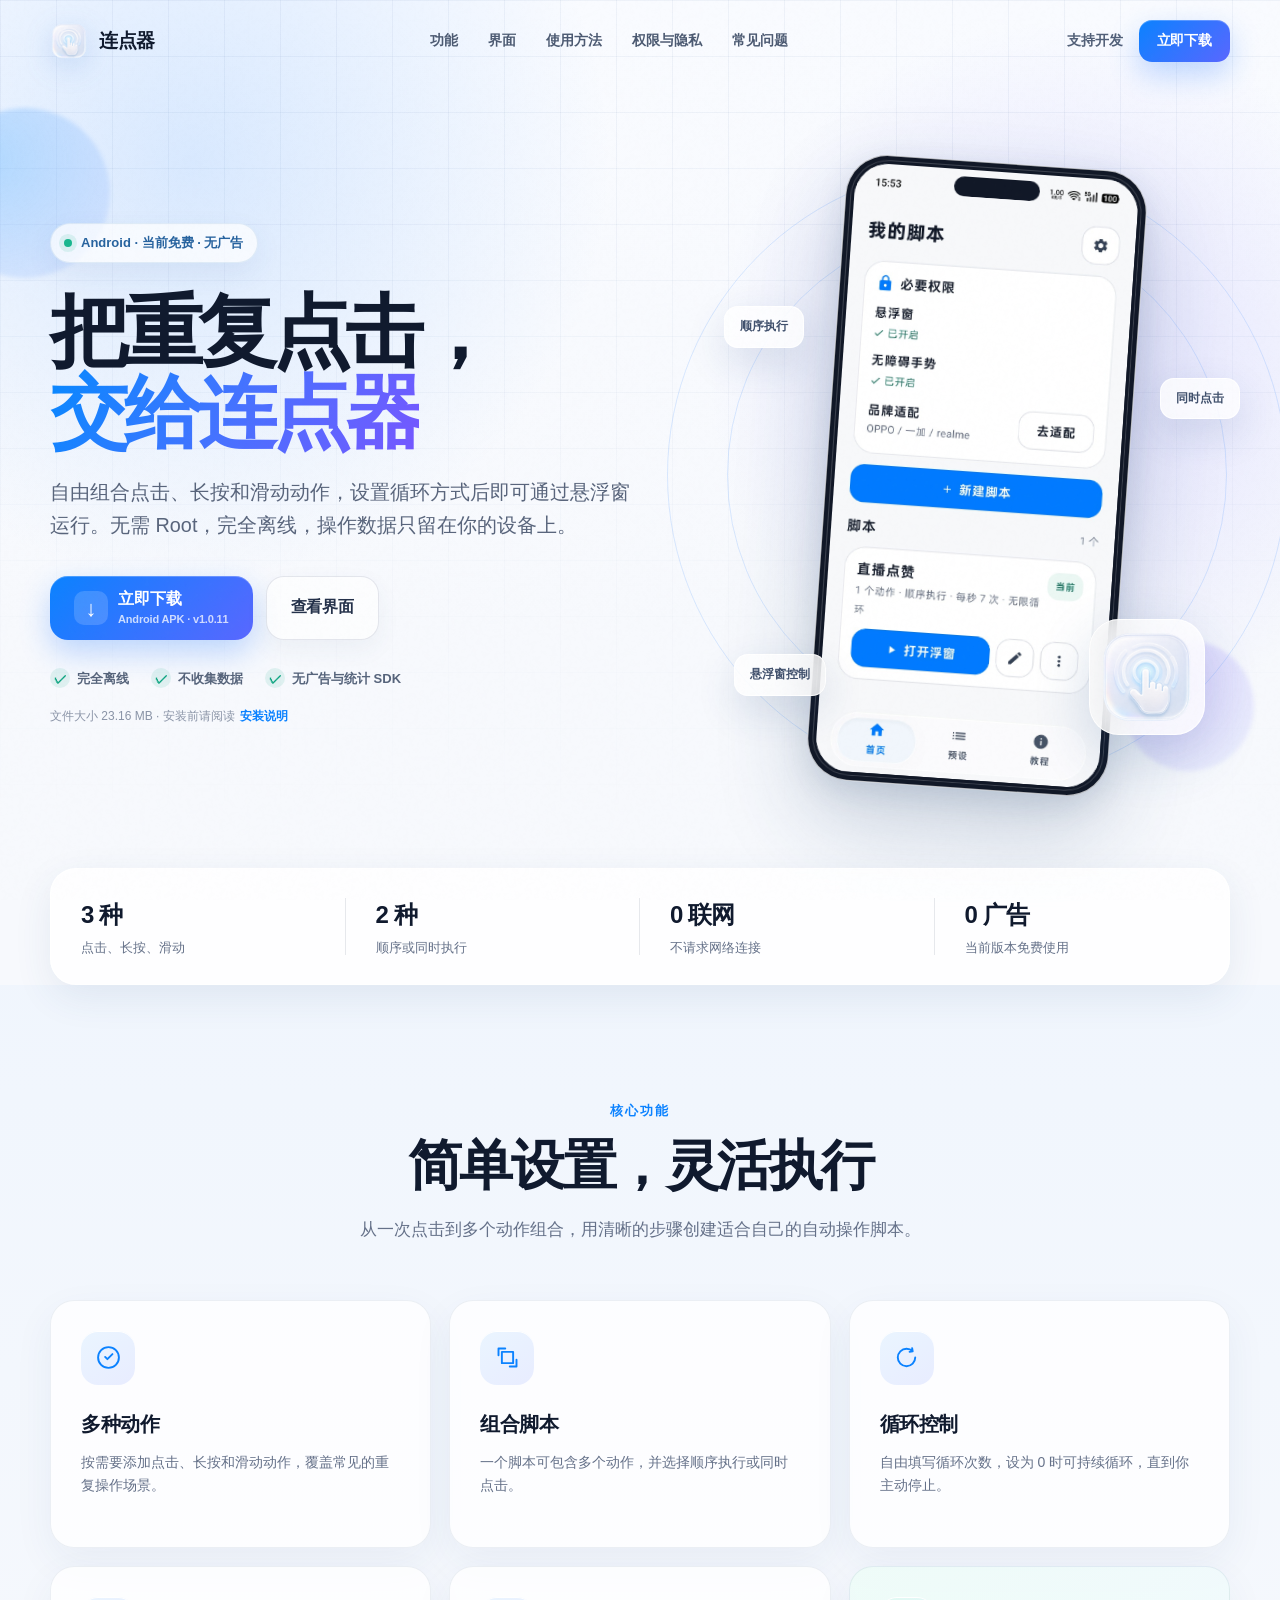
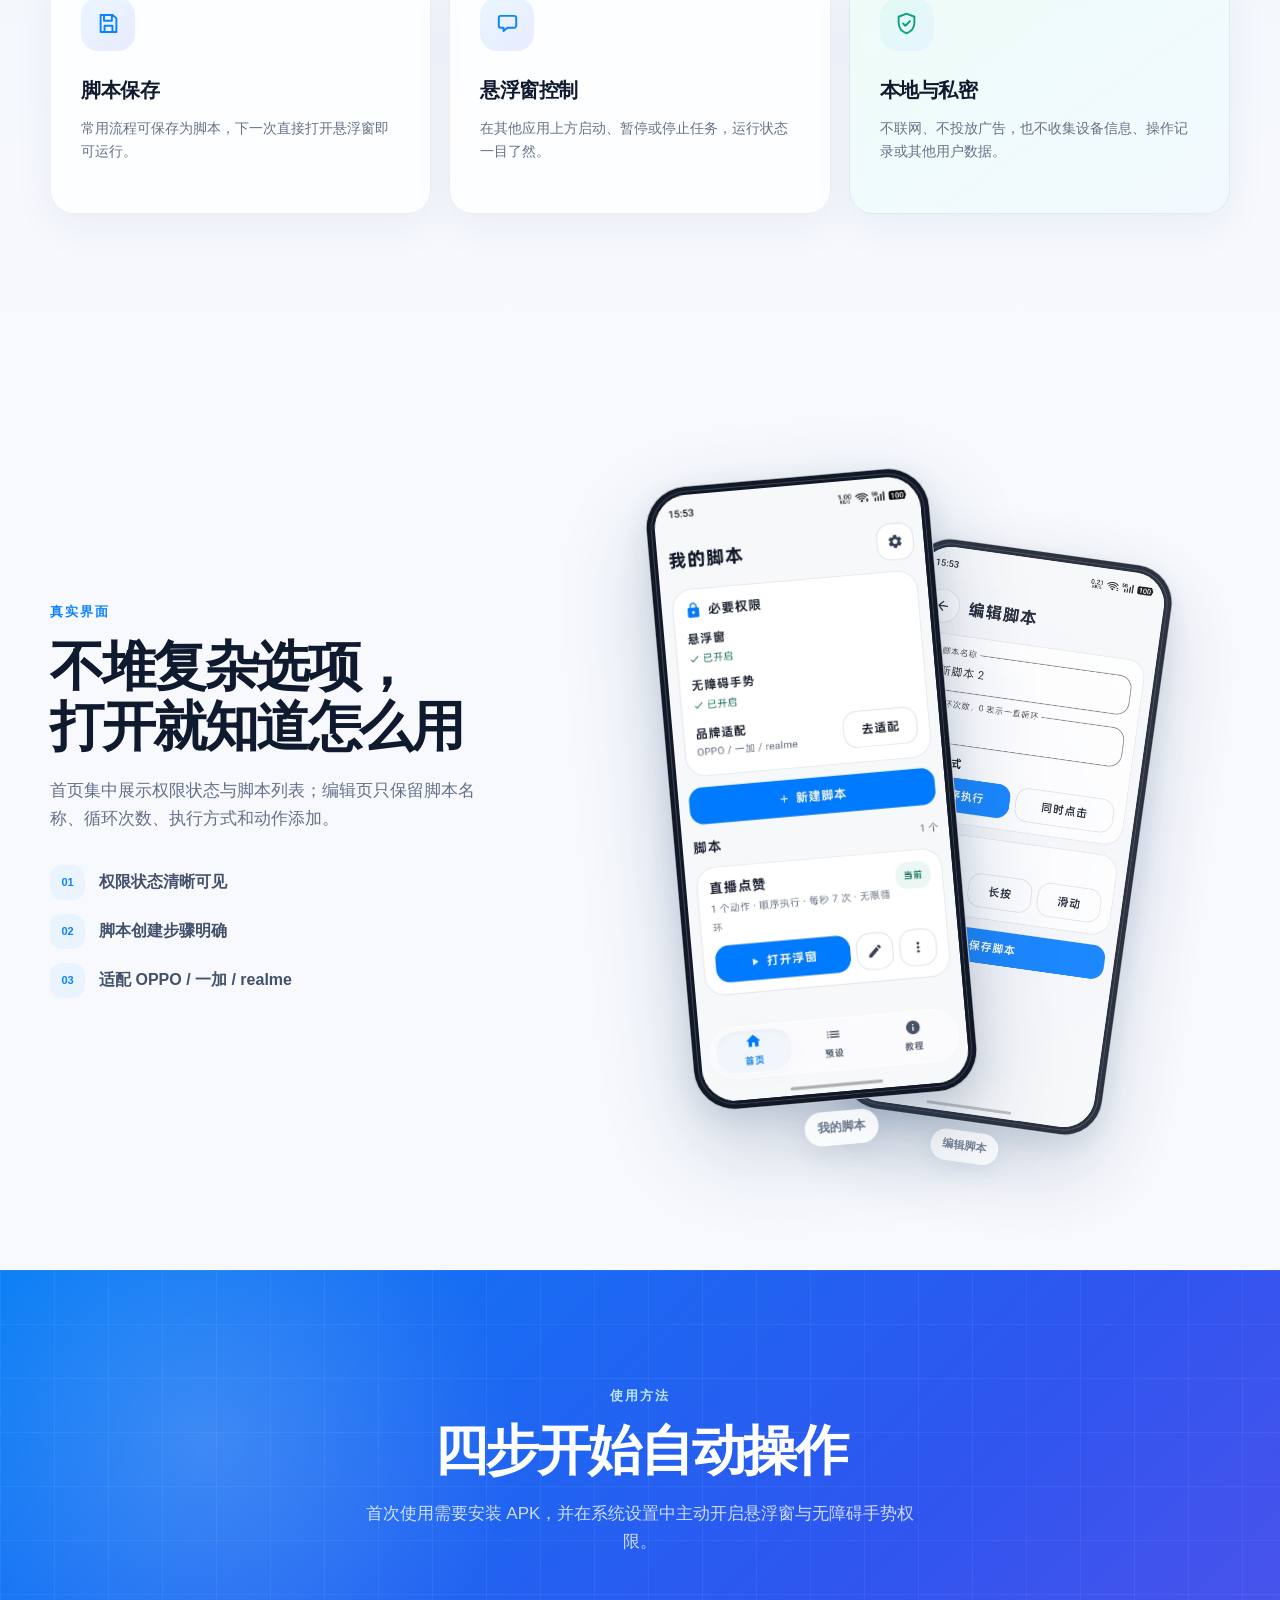
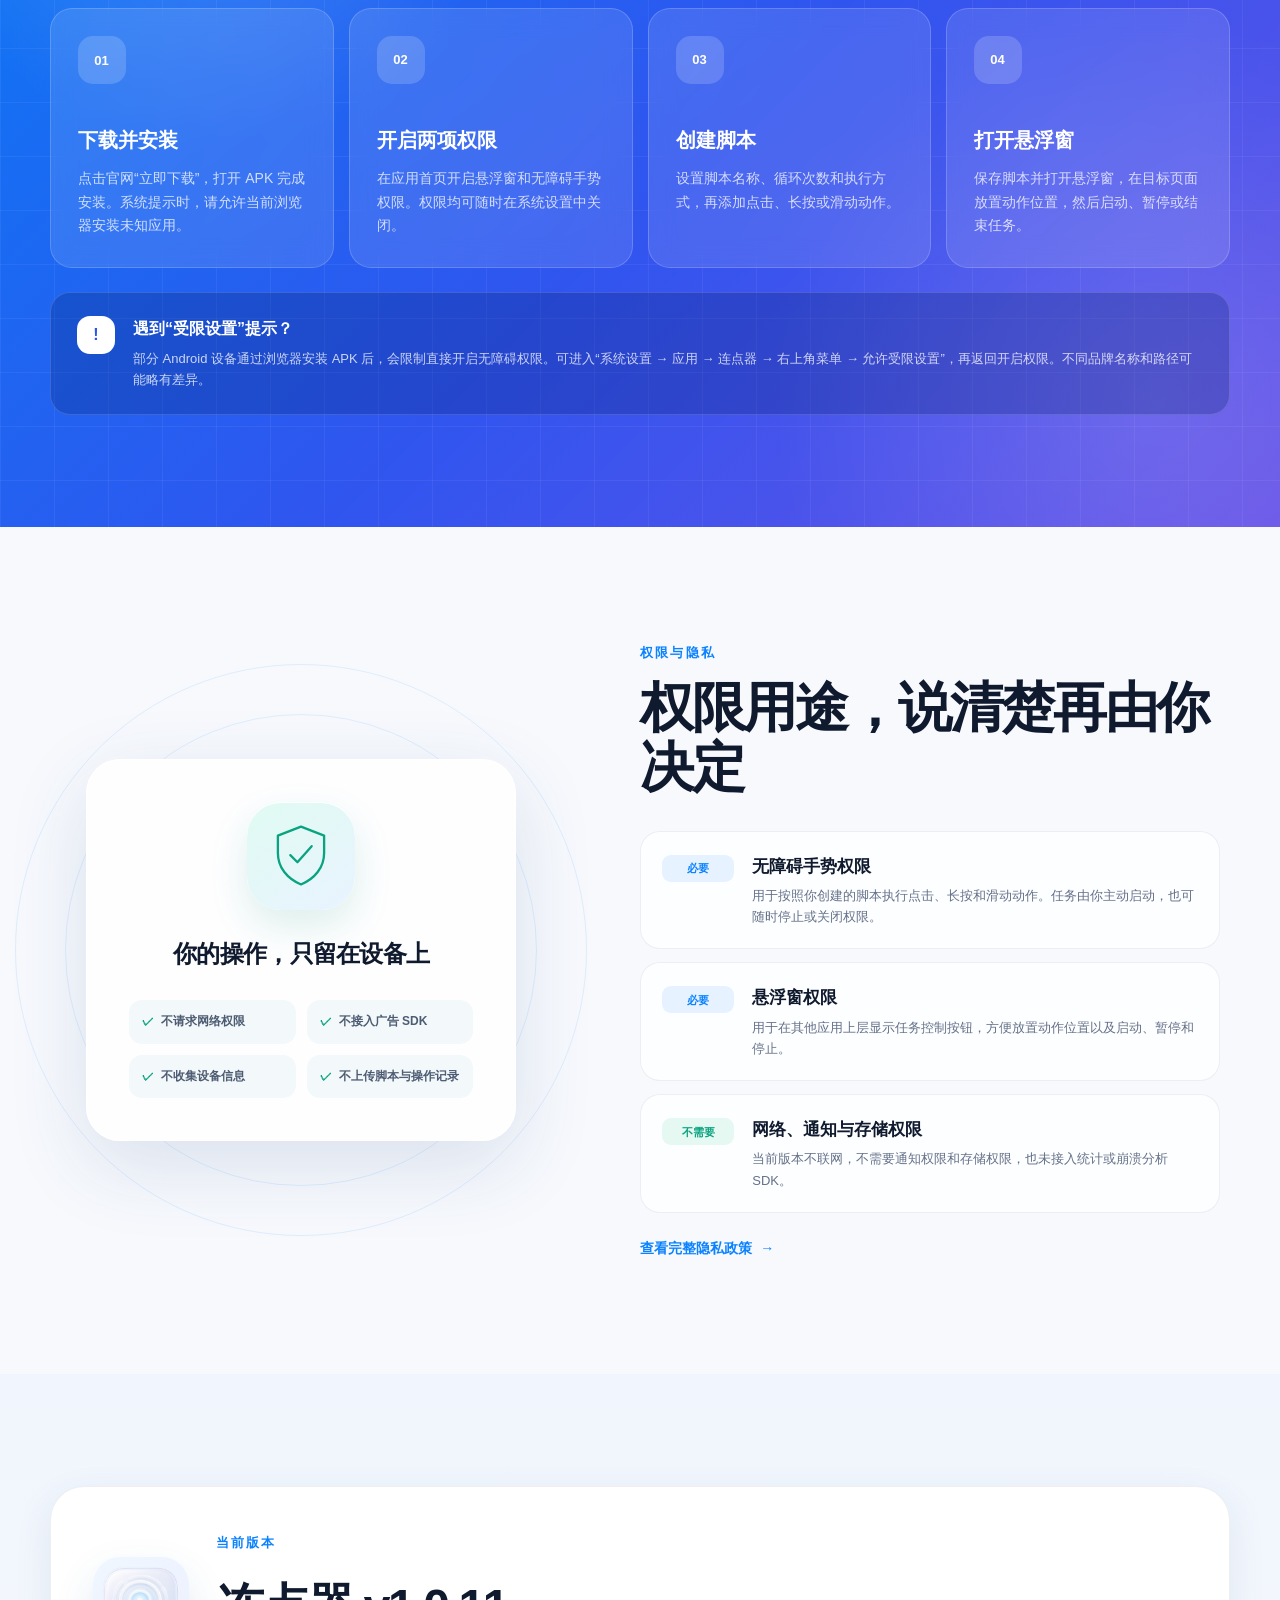
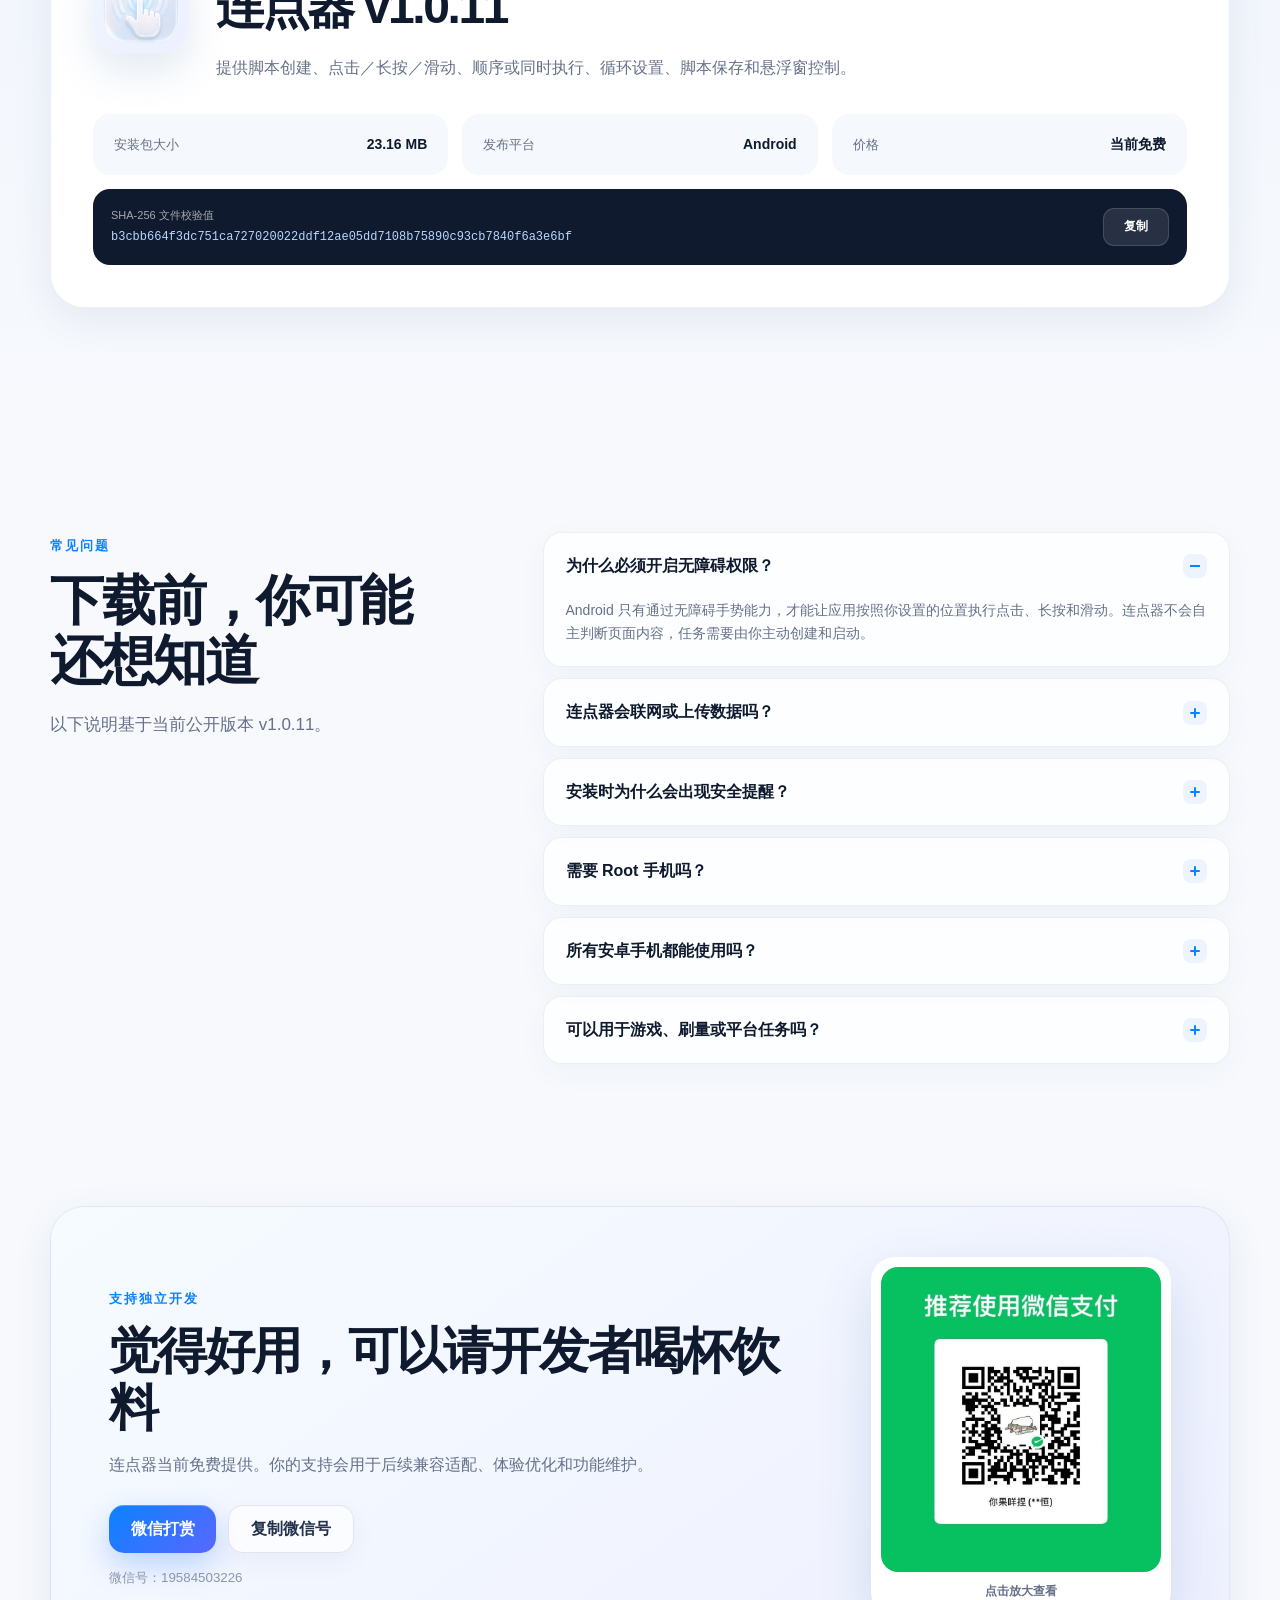
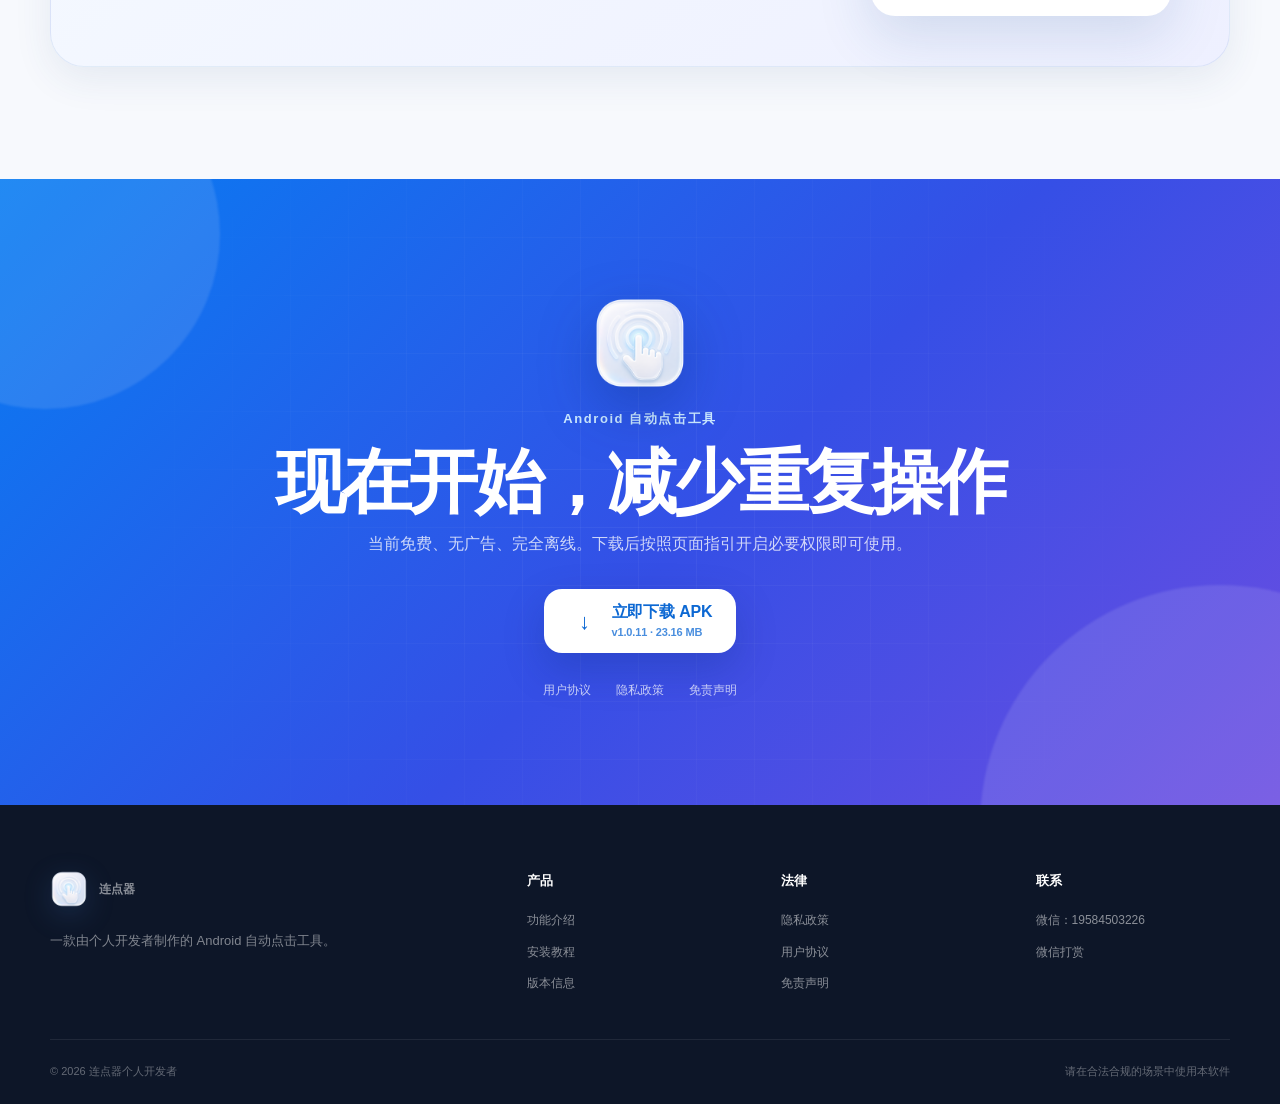
<file: 连点器官网-v1.0.11/index.html>
<!doctype html>
<html lang="zh-CN">
<head>
  <meta charset="utf-8">
  <meta name="viewport" content="width=device-width, initial-scale=1, viewport-fit=cover">
  <meta name="theme-color" content="#f6f9ff">
  <meta name="description" content="连点器是一款当前免费、完全离线、无广告的 Android 自动点击工具，支持点击、长按、滑动、循环执行与脚本保存。">
  <meta name="keywords" content="连点器,安卓连点器,自动点击器,自动点击,Android">
  <meta property="og:title" content="连点器｜Android 自动点击工具">
  <meta property="og:description" content="点击、长按、滑动，自由组合脚本。完全离线，无广告，不收集数据。">
  <meta property="og:image" content="assets/images/og-cover.jpg">
  <meta property="og:type" content="website">
  <title>连点器｜Android 自动点击工具</title>
  <link rel="icon" type="image/png" href="assets/images/favicon.png">
  <link rel="apple-touch-icon" href="assets/images/app-icon-192.png">
  <link rel="manifest" href="site.webmanifest">
  <link rel="stylesheet" href="assets/css/style.css">
</head>
<body>
  <div class="page-noise" aria-hidden="true"></div>
  <header class="site-header" id="top">
    <div class="nav-shell container">
      <a class="brand" href="#top" aria-label="连点器首页">
        <img src="assets/images/app-icon-192.png" alt="连点器图标">
        <span>连点器</span>
      </a>
      <nav class="desktop-nav" aria-label="主要导航">
        <a href="#features">功能</a>
        <a href="#screenshots">界面</a>
        <a href="#guide">使用方法</a>
        <a href="#privacy">权限与隐私</a>
        <a href="#faq">常见问题</a>
      </nav>
      <div class="nav-actions">
        <button class="text-button donate-trigger" type="button">支持开发</button>
        <a class="button button-small button-primary" href="assets/downloads/clicker-v1.0.11.apk" download="连点器-1.0.11-release.apk">立即下载</a>
        <button class="menu-toggle" type="button" aria-label="打开导航菜单" aria-expanded="false">
          <span></span><span></span><span></span>
        </button>
      </div>
    </div>
    <div class="mobile-nav" aria-hidden="true">
      <a href="#features">功能</a>
      <a href="#screenshots">界面</a>
      <a href="#guide">使用方法</a>
      <a href="#privacy">权限与隐私</a>
      <a href="#faq">常见问题</a>
      <button class="donate-trigger" type="button">支持开发</button>
    </div>
  </header>

  <main>
    <section class="hero section-pad">
      <div class="hero-grid-bg" aria-hidden="true"></div>
      <div class="orb orb-a" aria-hidden="true"></div>
      <div class="orb orb-b" aria-hidden="true"></div>
      <div class="container hero-layout">
        <div class="hero-copy reveal">
          <div class="eyebrow"><span class="status-dot"></span> Android · 当前免费 · 无广告</div>
          <h1>把重复点击，<br><span class="gradient-text">交给连点器</span></h1>
          <p class="hero-lead">自由组合点击、长按和滑动动作，设置循环方式后即可通过悬浮窗运行。无需 Root，完全离线，操作数据只留在你的设备上。</p>
          <div class="hero-actions">
            <a class="button button-primary button-large download-button" href="assets/downloads/clicker-v1.0.11.apk" download="连点器-1.0.11-release.apk">
              <span class="button-icon" aria-hidden="true">↓</span>
              <span><strong>立即下载</strong><small>Android APK · v1.0.11</small></span>
            </a>
            <a class="button button-ghost button-large" href="#screenshots">查看界面</a>
          </div>
          <div class="trust-row" aria-label="产品特点">
            <span><i>✓</i> 完全离线</span>
            <span><i>✓</i> 不收集数据</span>
            <span><i>✓</i> 无广告与统计 SDK</span>
          </div>
          <p class="download-note">文件大小 23.16 MB · 安装前请阅读<a href="#install-note">安装说明</a></p>
        </div>

        <div class="hero-visual reveal reveal-delay-1" aria-label="连点器应用预览">
          <div class="pulse-ring ring-one" aria-hidden="true"></div>
          <div class="pulse-ring ring-two" aria-hidden="true"></div>
          <div class="app-orbit-card orbit-one"><span>顺序执行</span></div>
          <div class="app-orbit-card orbit-two"><span>同时点击</span></div>
          <div class="app-orbit-card orbit-three"><span>悬浮窗控制</span></div>
          <div class="phone phone-hero tilt-card">
            <div class="phone-speaker"></div>
            <div class="phone-screen">
              <img src="assets/images/screenshot-home.jpg" alt="连点器首页界面截图">
            </div>
          </div>
          <div class="app-icon-float">
            <img src="assets/images/app-icon.png" alt="">
          </div>
        </div>
      </div>
    </section>

    <section class="quick-facts">
      <div class="container fact-grid reveal">
        <div class="fact"><strong>3 种</strong><span>点击、长按、滑动</span></div>
        <div class="fact"><strong>2 种</strong><span>顺序或同时执行</span></div>
        <div class="fact"><strong>0 联网</strong><span>不请求网络连接</span></div>
        <div class="fact"><strong>0 广告</strong><span>当前版本免费使用</span></div>
      </div>
    </section>

    <section class="section section-soft" id="features">
      <div class="container">
        <div class="section-heading centered reveal">
          <span class="section-kicker">核心功能</span>
          <h2>简单设置，灵活执行</h2>
          <p>从一次点击到多个动作组合，用清晰的步骤创建适合自己的自动操作脚本。</p>
        </div>
        <div class="feature-grid">
          <article class="feature-card reveal">
            <div class="feature-icon"><svg viewBox="0 0 24 24" aria-hidden="true"><path d="M9 11.5 11 13.5 15.5 9M12 2.75a9.25 9.25 0 1 0 0 18.5 9.25 9.25 0 0 0 0-18.5Z"/></svg></div>
            <h3>多种动作</h3><p>按需要添加点击、长按和滑动动作，覆盖常见的重复操作场景。</p>
          </article>
          <article class="feature-card reveal reveal-delay-1">
            <div class="feature-icon"><svg viewBox="0 0 24 24" aria-hidden="true"><path d="M7 7h10v10H7zM4 10V4h6M20 14v6h-6"/></svg></div>
            <h3>组合脚本</h3><p>一个脚本可包含多个动作，并选择顺序执行或同时点击。</p>
          </article>
          <article class="feature-card reveal reveal-delay-2">
            <div class="feature-icon"><svg viewBox="0 0 24 24" aria-hidden="true"><path d="M17.5 6.5A7.78 7.78 0 0 0 12 4.25c-4.28 0-7.75 3.47-7.75 7.75S7.72 19.75 12 19.75A7.75 7.75 0 0 0 19.75 12M17 3.75l.5 2.75-2.75.5"/></svg></div>
            <h3>循环控制</h3><p>自由填写循环次数，设为 0 时可持续循环，直到你主动停止。</p>
          </article>
          <article class="feature-card reveal">
            <div class="feature-icon"><svg viewBox="0 0 24 24" aria-hidden="true"><path d="M5 4.5h11l3 3v12H5zM8 4.5v5h7v-5M8.5 19v-5h7v5"/></svg></div>
            <h3>脚本保存</h3><p>常用流程可保存为脚本，下一次直接打开悬浮窗即可运行。</p>
          </article>
          <article class="feature-card reveal reveal-delay-1">
            <div class="feature-icon"><svg viewBox="0 0 24 24" aria-hidden="true"><path d="M6 5.25h12A1.75 1.75 0 0 1 19.75 7v7A1.75 1.75 0 0 1 18 15.75h-6l-3.5 3v-3H6A1.75 1.75 0 0 1 4.25 14V7A1.75 1.75 0 0 1 6 5.25Z"/></svg></div>
            <h3>悬浮窗控制</h3><p>在其他应用上方启动、暂停或停止任务，运行状态一目了然。</p>
          </article>
          <article class="feature-card privacy-card reveal reveal-delay-2">
            <div class="feature-icon"><svg viewBox="0 0 24 24" aria-hidden="true"><path d="M12 3.25 19 6v5.25c0 4.4-2.85 7.7-7 9.5-4.15-1.8-7-5.1-7-9.5V6zM9 12l2 2 4-4"/></svg></div>
            <h3>本地与私密</h3><p>不联网、不投放广告，也不收集设备信息、操作记录或其他用户数据。</p>
          </article>
        </div>
      </div>
    </section>

    <section class="section" id="screenshots">
      <div class="container screenshot-layout">
        <div class="section-heading reveal">
          <span class="section-kicker">真实界面</span>
          <h2>不堆复杂选项，<br>打开就知道怎么用</h2>
          <p>首页集中展示权限状态与脚本列表；编辑页只保留脚本名称、循环次数、执行方式和动作添加。</p>
          <div class="mini-points">
            <span><i>01</i> 权限状态清晰可见</span>
            <span><i>02</i> 脚本创建步骤明确</span>
            <span><i>03</i> 适配 OPPO / 一加 / realme</span>
          </div>
        </div>
        <div class="phones-stage reveal reveal-delay-1">
          <div class="stage-glow" aria-hidden="true"></div>
          <figure class="phone phone-shot shot-back tilt-card">
            <div class="phone-screen"><img src="assets/images/screenshot-editor.jpg" alt="编辑脚本界面"></div>
            <figcaption>编辑脚本</figcaption>
          </figure>
          <figure class="phone phone-shot shot-front tilt-card">
            <div class="phone-screen"><img src="assets/images/screenshot-home.jpg" alt="我的脚本界面"></div>
            <figcaption>我的脚本</figcaption>
          </figure>
        </div>
      </div>
    </section>

    <section class="section section-blue" id="guide">
      <div class="container">
        <div class="section-heading light centered reveal">
          <span class="section-kicker">使用方法</span>
          <h2>四步开始自动操作</h2>
          <p>首次使用需要安装 APK，并在系统设置中主动开启悬浮窗与无障碍手势权限。</p>
        </div>
        <div class="steps-grid">
          <article class="step-card reveal"><span class="step-number">01</span><h3>下载并安装</h3><p>点击官网“立即下载”，打开 APK 完成安装。系统提示时，请允许当前浏览器安装未知应用。</p></article>
          <article class="step-card reveal reveal-delay-1"><span class="step-number">02</span><h3>开启两项权限</h3><p>在应用首页开启悬浮窗和无障碍手势权限。权限均可随时在系统设置中关闭。</p></article>
          <article class="step-card reveal reveal-delay-2"><span class="step-number">03</span><h3>创建脚本</h3><p>设置脚本名称、循环次数和执行方式，再添加点击、长按或滑动动作。</p></article>
          <article class="step-card reveal reveal-delay-3"><span class="step-number">04</span><h3>打开悬浮窗</h3><p>保存脚本并打开悬浮窗，在目标页面放置动作位置，然后启动、暂停或结束任务。</p></article>
        </div>
        <div class="install-alert reveal" id="install-note">
          <div class="alert-icon">!</div>
          <div><strong>遇到“受限设置”提示？</strong><p>部分 Android 设备通过浏览器安装 APK 后，会限制直接开启无障碍权限。可进入“系统设置 → 应用 → 连点器 → 右上角菜单 → 允许受限设置”，再返回开启权限。不同品牌名称和路径可能略有差异。</p></div>
        </div>
      </div>
    </section>

    <section class="section" id="privacy">
      <div class="container privacy-layout">
        <div class="privacy-visual reveal">
          <div class="shield-card">
            <div class="shield"><svg viewBox="0 0 64 72" aria-hidden="true"><path d="M32 3 58 13v19.5C58 49 47.4 61.5 32 68 16.6 61.5 6 49 6 32.5V13z"/><path d="m20 35 8 8 16-18"/></svg></div>
            <h3>你的操作，只留在设备上</h3>
            <div class="privacy-checks"><span>不请求网络权限</span><span>不接入广告 SDK</span><span>不收集设备信息</span><span>不上传脚本与操作记录</span></div>
          </div>
        </div>
        <div class="section-heading reveal reveal-delay-1">
          <span class="section-kicker">权限与隐私</span>
          <h2>权限用途，说清楚再由你决定</h2>
          <div class="permission-list">
            <article><span class="permission-tag required">必要</span><div><h3>无障碍手势权限</h3><p>用于按照你创建的脚本执行点击、长按和滑动动作。任务由你主动启动，也可随时停止或关闭权限。</p></div></article>
            <article><span class="permission-tag required">必要</span><div><h3>悬浮窗权限</h3><p>用于在其他应用上层显示任务控制按钮，方便放置动作位置以及启动、暂停和停止。</p></div></article>
            <article><span class="permission-tag none">不需要</span><div><h3>网络、通知与存储权限</h3><p>当前版本不联网，不需要通知权限和存储权限，也未接入统计或崩溃分析 SDK。</p></div></article>
          </div>
          <a class="inline-link" href="privacy.html">查看完整隐私政策 <span>→</span></a>
        </div>
      </div>
    </section>

    <section class="section section-soft" id="release">
      <div class="container release-card reveal">
        <div class="release-main">
          <div class="release-icon"><img src="assets/images/app-icon.png" alt=""></div>
          <div><span class="section-kicker">当前版本</span><h2>连点器 v1.0.11</h2><p>提供脚本创建、点击／长按／滑动、顺序或同时执行、循环设置、脚本保存和悬浮窗控制。</p></div>
        </div>
        <div class="release-meta">
          <div><span>安装包大小</span><strong>23.16 MB</strong></div>
          <div><span>发布平台</span><strong>Android</strong></div>
          <div><span>价格</span><strong>当前免费</strong></div>
        </div>
        <div class="hash-box">
          <div><span>SHA-256 文件校验值</span><code id="hash-value">b3cbb664f3dc751ca727020022ddf12ae05dd7108b75890c93cb7840f6a3e6bf</code></div>
          <button class="copy-button" type="button" data-copy-target="hash-value">复制</button>
        </div>
      </div>
    </section>

    <section class="section" id="faq">
      <div class="container faq-layout">
        <div class="section-heading reveal"><span class="section-kicker">常见问题</span><h2>下载前，你可能还想知道</h2><p>以下说明基于当前公开版本 v1.0.11。</p></div>
        <div class="faq-list reveal reveal-delay-1">
          <article class="faq-item open"><button type="button" aria-expanded="true"><span>为什么必须开启无障碍权限？</span><i></i></button><div class="faq-answer"><p>Android 只有通过无障碍手势能力，才能让应用按照你设置的位置执行点击、长按和滑动。连点器不会自主判断页面内容，任务需要由你主动创建和启动。</p></div></article>
          <article class="faq-item"><button type="button" aria-expanded="false"><span>连点器会联网或上传数据吗？</span><i></i></button><div class="faq-answer"><p>不会。当前版本不请求网络权限，不接入广告、统计或崩溃分析 SDK，也不收集设备信息和用户操作数据。</p></div></article>
          <article class="faq-item"><button type="button" aria-expanded="false"><span>安装时为什么会出现安全提醒？</span><i></i></button><div class="faq-answer"><p>从官网直接下载的 APK 不经过应用商店安装，Android 通常会提示确认来源。请只从本官网获取文件，并可使用页面提供的 SHA-256 值核对安装包完整性。</p></div></article>
          <article class="faq-item"><button type="button" aria-expanded="false"><span>需要 Root 手机吗？</span><i></i></button><div class="faq-answer"><p>不需要。连点器通过 Android 系统提供的无障碍手势和悬浮窗能力运行。</p></div></article>
          <article class="faq-item"><button type="button" aria-expanded="false"><span>所有安卓手机都能使用吗？</span><i></i></button><div class="faq-answer"><p>不同品牌和系统版本对后台运行、悬浮窗及无障碍权限的管理方式不同。应用内提供 OPPO、一加和 realme 的品牌适配入口，其他设备请按照系统提示授权，最终兼容性以实际安装结果为准。</p></div></article>
          <article class="faq-item"><button type="button" aria-expanded="false"><span>可以用于游戏、刷量或平台任务吗？</span><i></i></button><div class="faq-answer"><p>请仅在合法、合规且已获授权的场景中使用。不得利用本软件作弊、刷量、骚扰、规避平台规则或实施其他侵害第三方权益的行为。</p></div></article>
        </div>
      </div>
    </section>

    <section class="section support-section">
      <div class="container support-card reveal">
        <div class="support-copy"><span class="section-kicker">支持独立开发</span><h2>觉得好用，可以请开发者喝杯饮料</h2><p>连点器当前免费提供。你的支持会用于后续兼容适配、体验优化和功能维护。</p><div class="support-actions"><button class="button button-primary donate-trigger" type="button">微信打赏</button><button class="button button-ghost copy-wechat" type="button" data-copy-text="19584503226">复制微信号</button></div><small>微信号：19584503226</small></div>
        <button class="qr-preview donate-trigger" type="button" aria-label="查看微信收款码"><img src="assets/images/donate-wechat.jpg" alt="微信支付收款码"><span>点击放大查看</span></button>
      </div>
    </section>

    <section class="download-cta">
      <div class="cta-orb cta-orb-one" aria-hidden="true"></div><div class="cta-orb cta-orb-two" aria-hidden="true"></div>
      <div class="container cta-content reveal"><img src="assets/images/app-icon.png" alt="连点器图标"><span>Android 自动点击工具</span><h2>现在开始，减少重复操作</h2><p>当前免费、无广告、完全离线。下载后按照页面指引开启必要权限即可使用。</p><a class="button button-white button-large" href="assets/downloads/clicker-v1.0.11.apk" download="连点器-1.0.11-release.apk"><span class="button-icon">↓</span><span><strong>立即下载 APK</strong><small>v1.0.11 · 23.16 MB</small></span></a><div class="cta-links"><a href="terms.html">用户协议</a><a href="privacy.html">隐私政策</a><a href="disclaimer.html">免责声明</a></div></div>
    </section>
  </main>

  <footer class="site-footer">
    <div class="container footer-grid">
      <div class="footer-brand"><a class="brand" href="#top"><img src="assets/images/app-icon-192.png" alt=""><span>连点器</span></a><p>一款由个人开发者制作的 Android 自动点击工具。</p></div>
      <div><strong>产品</strong><a href="#features">功能介绍</a><a href="#guide">安装教程</a><a href="#release">版本信息</a></div>
      <div><strong>法律</strong><a href="privacy.html">隐私政策</a><a href="terms.html">用户协议</a><a href="disclaimer.html">免责声明</a></div>
      <div><strong>联系</strong><button class="footer-copy copy-wechat" type="button" data-copy-text="19584503226">微信：19584503226</button><button class="footer-copy donate-trigger" type="button">微信打赏</button></div>
    </div>
    <div class="container footer-bottom"><span>© <span data-current-year></span> 连点器个人开发者</span><span>请在合法合规的场景中使用本软件</span></div>
  </footer>

  <div class="modal" id="donate-modal" aria-hidden="true" role="dialog" aria-modal="true" aria-labelledby="donate-title">
    <div class="modal-backdrop" data-modal-close></div>
    <div class="modal-panel">
      <button class="modal-close" type="button" data-modal-close aria-label="关闭">×</button>
      <span class="section-kicker">支持独立开发</span><h2 id="donate-title">感谢你的支持</h2><p>请使用微信扫描下方收款码。付款金额完全自愿，不影响软件正常使用。</p>
      <img class="modal-qr" src="assets/images/donate-wechat-original.jpg" alt="微信支付收款码">
      <button class="button button-ghost copy-wechat" type="button" data-copy-text="19584503226">复制微信号：19584503226</button>
    </div>
  </div>

  <div class="toast" role="status" aria-live="polite"></div>
  <script src="assets/js/main.js"></script>
</body>
</html>
</file>
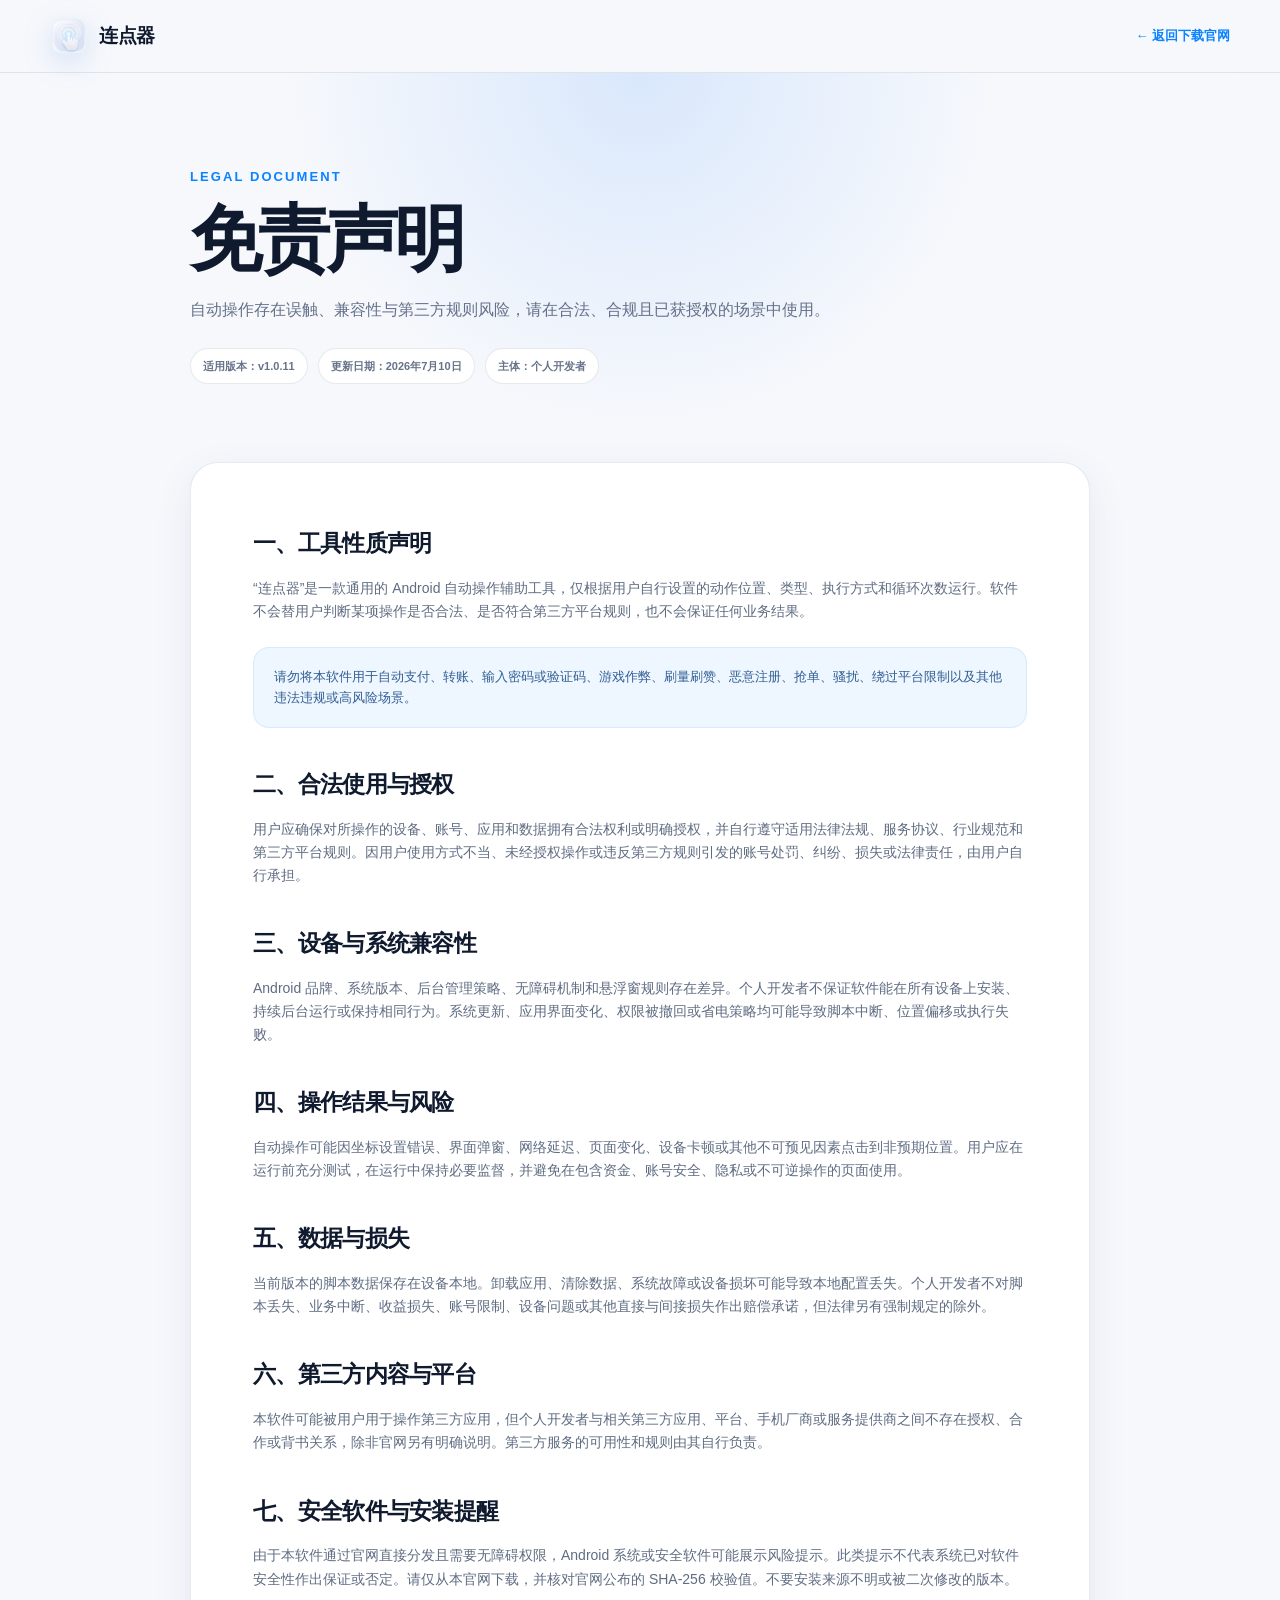
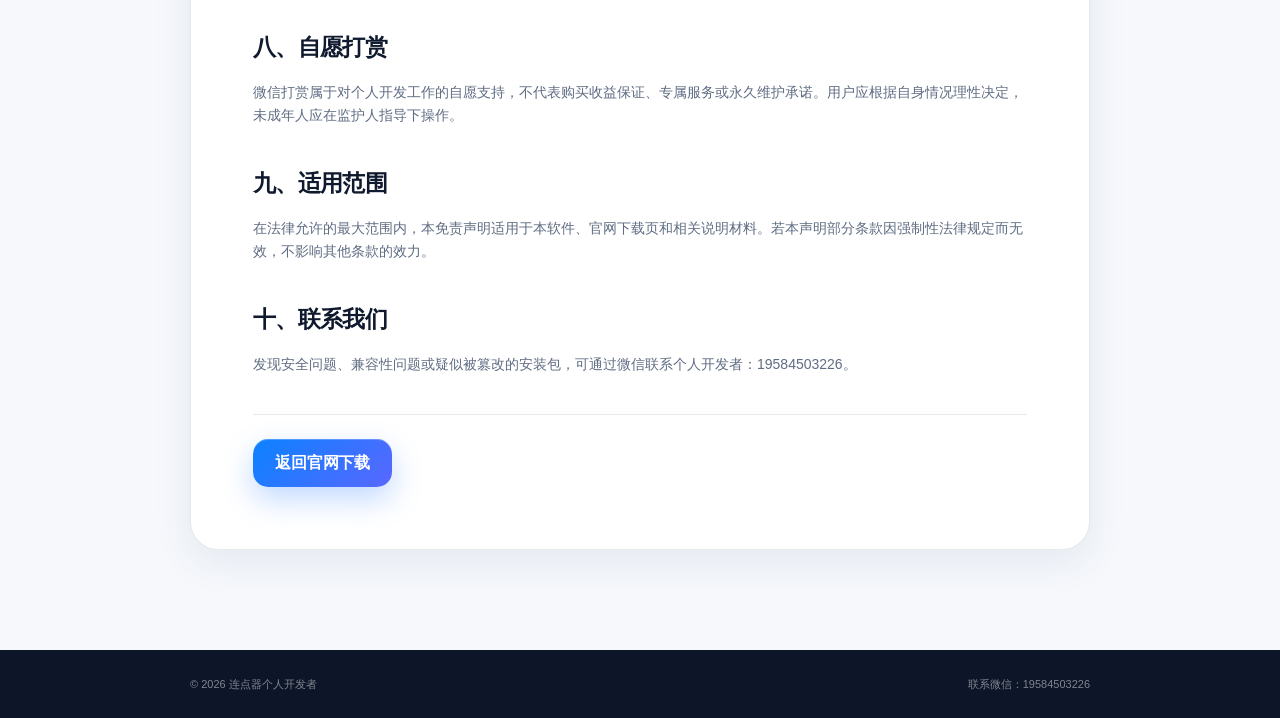
<file: 连点器官网-v1.0.11/disclaimer.html>
<!doctype html>
<html lang="zh-CN">
<head>
  <meta charset="utf-8">
  <meta name="viewport" content="width=device-width, initial-scale=1, viewport-fit=cover">
  <meta name="theme-color" content="#f6f8fc">
  <meta name="description" content="自动操作存在误触、兼容性与第三方规则风险，请在合法、合规且已获授权的场景中使用。">
  <title>免责声明｜连点器</title>
  <link rel="icon" type="image/png" href="assets/images/favicon.png">
  <link rel="stylesheet" href="assets/css/style.css">
</head>
<body class="legal-body">
  <header class="legal-header">
    <div class="nav-shell container">
      <a class="brand" href="index.html"><img src="assets/images/app-icon-192.png" alt="连点器图标"><span>连点器</span></a>
      <a class="legal-back" href="index.html">← 返回下载官网</a>
    </div>
  </header>
  <main>
    <section class="legal-hero">
      <div class="container"><span class="section-kicker">LEGAL DOCUMENT</span><h1>免责声明</h1><p>自动操作存在误触、兼容性与第三方规则风险，请在合法、合规且已获授权的场景中使用。</p><div class="legal-meta"><span>适用版本：v1.0.11</span><span>更新日期：2026年7月10日</span><span>主体：个人开发者</span></div></div>
    </section>
    <section class="legal-main"><div class="container"><article class="legal-card">
<h2>一、工具性质声明</h2>
<p>“连点器”是一款通用的 Android 自动操作辅助工具，仅根据用户自行设置的动作位置、类型、执行方式和循环次数运行。软件不会替用户判断某项操作是否合法、是否符合第三方平台规则，也不会保证任何业务结果。</p>
<div class="legal-callout">请勿将本软件用于自动支付、转账、输入密码或验证码、游戏作弊、刷量刷赞、恶意注册、抢单、骚扰、绕过平台限制以及其他违法违规或高风险场景。</div>

<h2>二、合法使用与授权</h2>
<p>用户应确保对所操作的设备、账号、应用和数据拥有合法权利或明确授权，并自行遵守适用法律法规、服务协议、行业规范和第三方平台规则。因用户使用方式不当、未经授权操作或违反第三方规则引发的账号处罚、纠纷、损失或法律责任，由用户自行承担。</p>

<h2>三、设备与系统兼容性</h2>
<p>Android 品牌、系统版本、后台管理策略、无障碍机制和悬浮窗规则存在差异。个人开发者不保证软件能在所有设备上安装、持续后台运行或保持相同行为。系统更新、应用界面变化、权限被撤回或省电策略均可能导致脚本中断、位置偏移或执行失败。</p>

<h2>四、操作结果与风险</h2>
<p>自动操作可能因坐标设置错误、界面弹窗、网络延迟、页面变化、设备卡顿或其他不可预见因素点击到非预期位置。用户应在运行前充分测试，在运行中保持必要监督，并避免在包含资金、账号安全、隐私或不可逆操作的页面使用。</p>

<h2>五、数据与损失</h2>
<p>当前版本的脚本数据保存在设备本地。卸载应用、清除数据、系统故障或设备损坏可能导致本地配置丢失。个人开发者不对脚本丢失、业务中断、收益损失、账号限制、设备问题或其他直接与间接损失作出赔偿承诺，但法律另有强制规定的除外。</p>

<h2>六、第三方内容与平台</h2>
<p>本软件可能被用户用于操作第三方应用，但个人开发者与相关第三方应用、平台、手机厂商或服务提供商之间不存在授权、合作或背书关系，除非官网另有明确说明。第三方服务的可用性和规则由其自行负责。</p>

<h2>七、安全软件与安装提醒</h2>
<p>由于本软件通过官网直接分发且需要无障碍权限，Android 系统或安全软件可能展示风险提示。此类提示不代表系统已对软件安全性作出保证或否定。请仅从本官网下载，并核对官网公布的 SHA-256 校验值。不要安装来源不明或被二次修改的版本。</p>

<h2>八、自愿打赏</h2>
<p>微信打赏属于对个人开发工作的自愿支持，不代表购买收益保证、专属服务或永久维护承诺。用户应根据自身情况理性决定，未成年人应在监护人指导下操作。</p>

<h2>九、适用范围</h2>
<p>在法律允许的最大范围内，本免责声明适用于本软件、官网下载页和相关说明材料。若本声明部分条款因强制性法律规定而无效，不影响其他条款的效力。</p>

<h2>十、联系我们</h2>
<p>发现安全问题、兼容性问题或疑似被篡改的安装包，可通过微信联系个人开发者：19584503226。</p>
<div class="legal-contact"><a class="button button-primary" href="index.html">返回官网下载</a></div>
</article></div></section>
  </main>
  <footer class="legal-footer"><div class="container"><span>© <span data-current-year></span> 连点器个人开发者</span><span>联系微信：19584503226</span></div></footer>
  <div class="toast" role="status" aria-live="polite"></div>
  <script src="assets/js/main.js"></script>
</body>
</html>
</file>
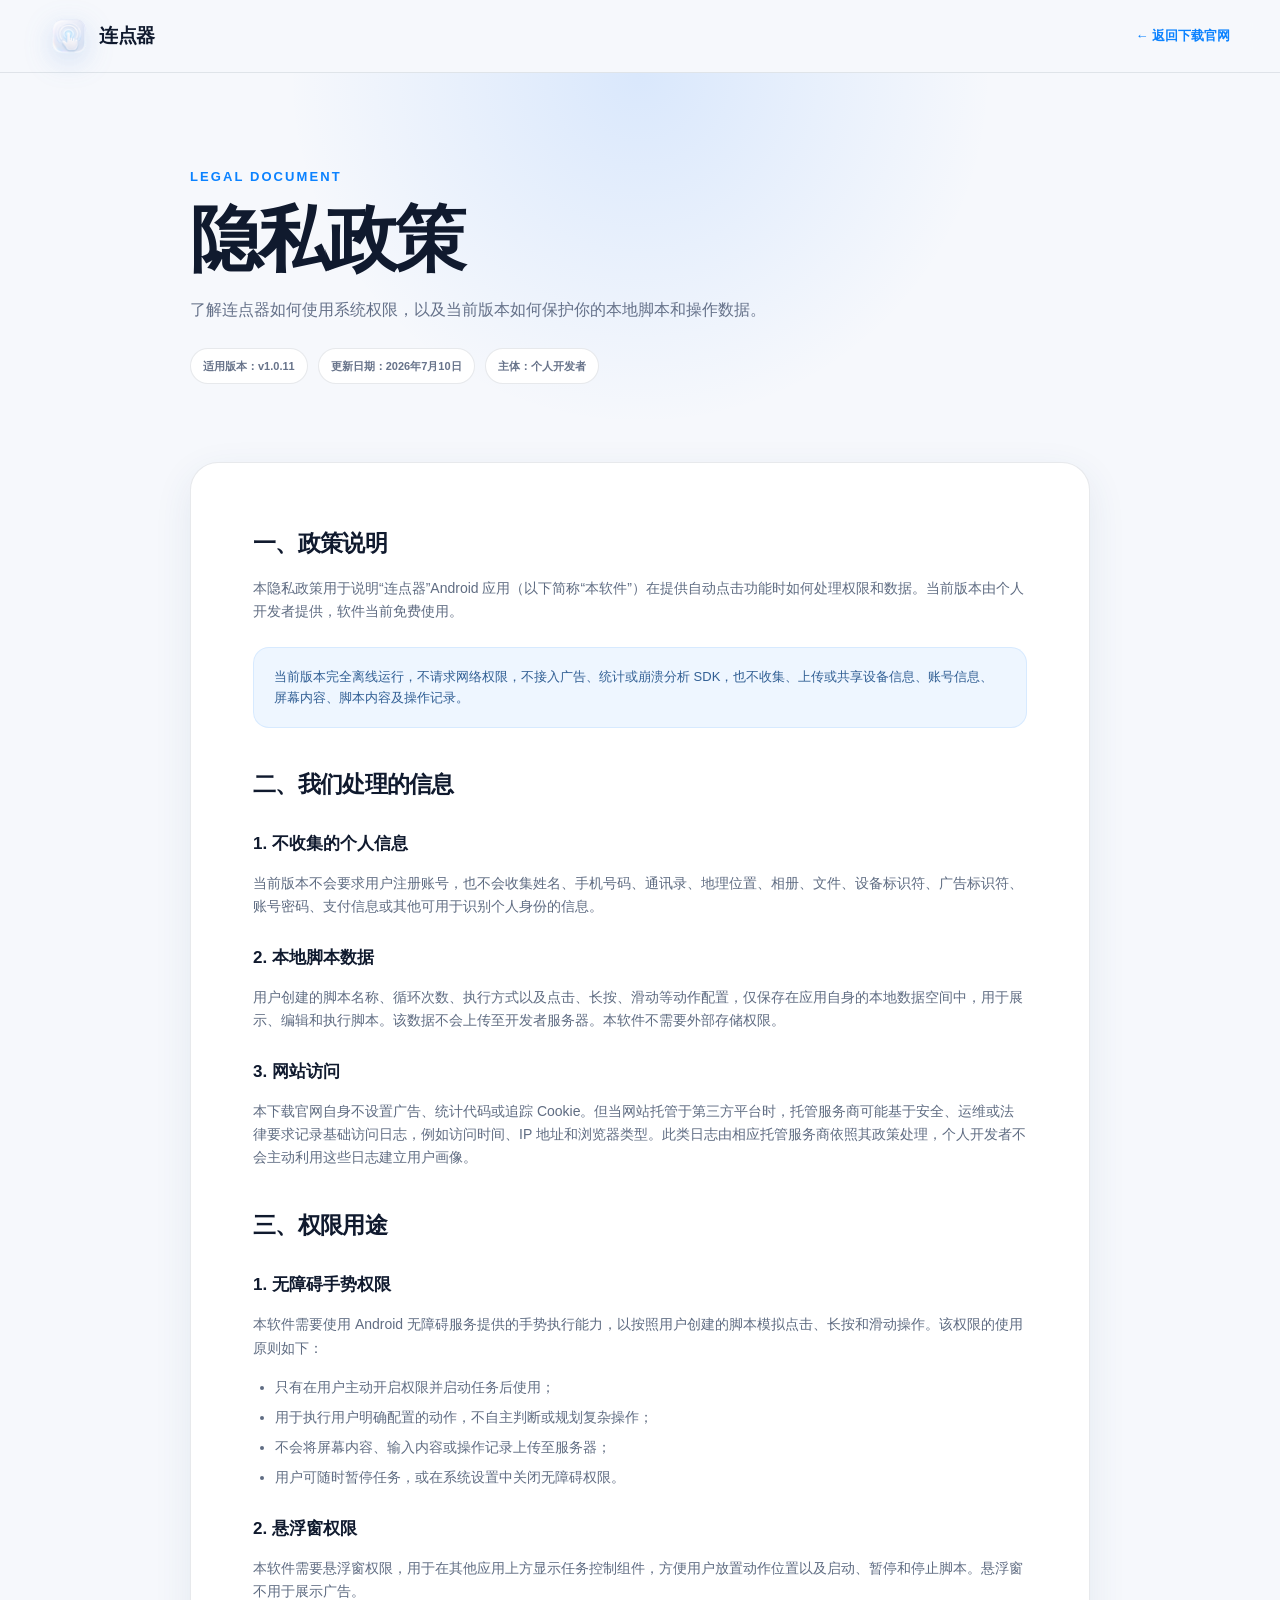
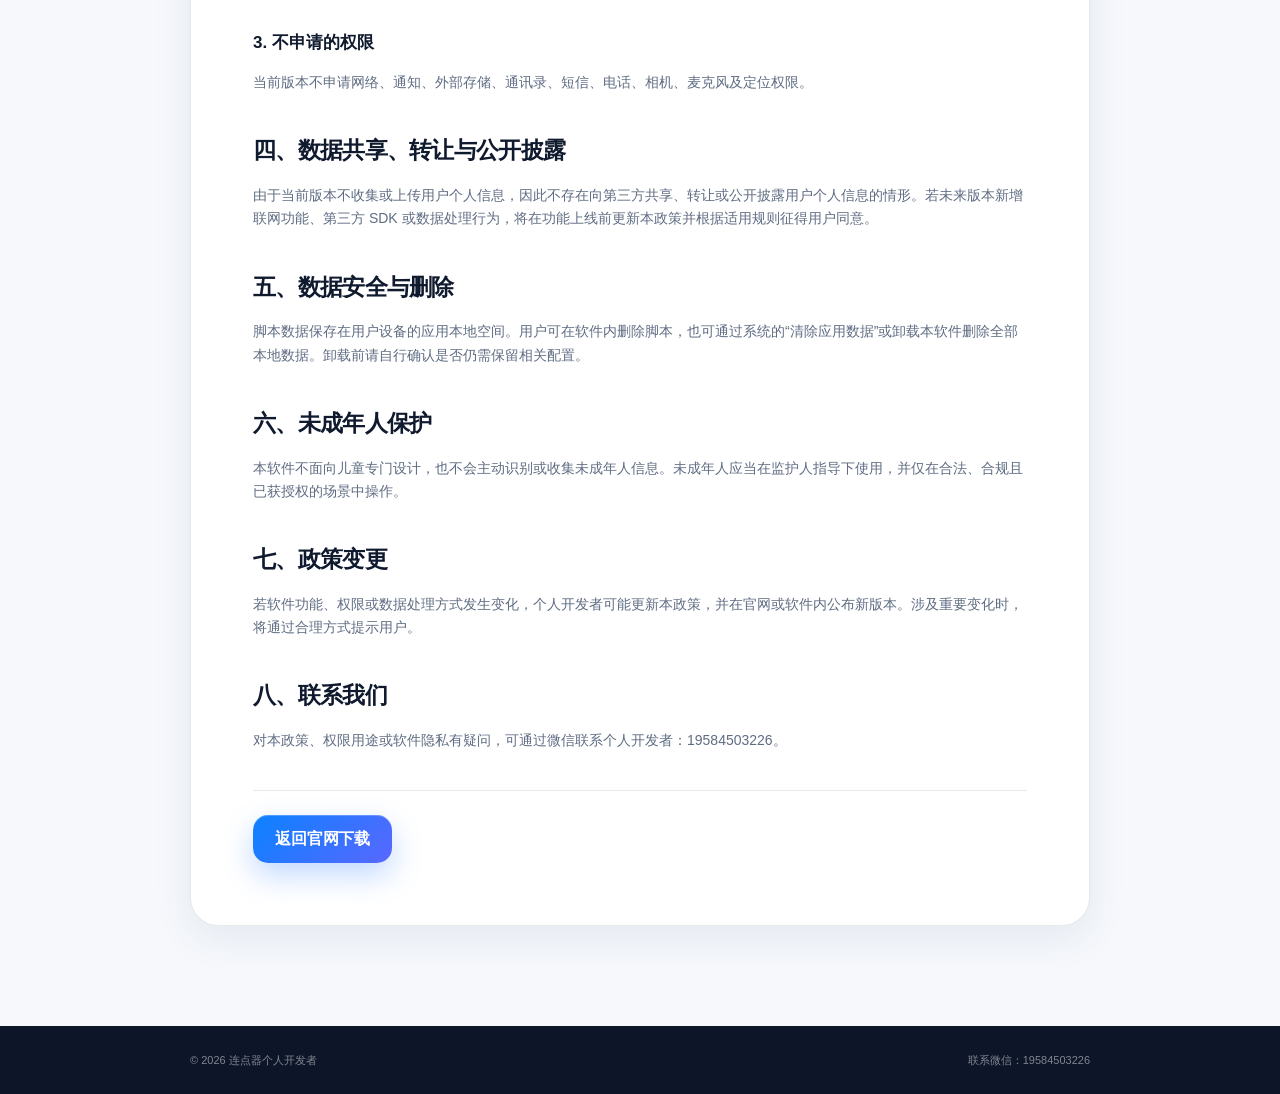
<file: 连点器官网-v1.0.11/privacy.html>
<!doctype html>
<html lang="zh-CN">
<head>
  <meta charset="utf-8">
  <meta name="viewport" content="width=device-width, initial-scale=1, viewport-fit=cover">
  <meta name="theme-color" content="#f6f8fc">
  <meta name="description" content="了解连点器如何使用系统权限，以及当前版本如何保护你的本地脚本和操作数据。">
  <title>隐私政策｜连点器</title>
  <link rel="icon" type="image/png" href="assets/images/favicon.png">
  <link rel="stylesheet" href="assets/css/style.css">
</head>
<body class="legal-body">
  <header class="legal-header">
    <div class="nav-shell container">
      <a class="brand" href="index.html"><img src="assets/images/app-icon-192.png" alt="连点器图标"><span>连点器</span></a>
      <a class="legal-back" href="index.html">← 返回下载官网</a>
    </div>
  </header>
  <main>
    <section class="legal-hero">
      <div class="container"><span class="section-kicker">LEGAL DOCUMENT</span><h1>隐私政策</h1><p>了解连点器如何使用系统权限，以及当前版本如何保护你的本地脚本和操作数据。</p><div class="legal-meta"><span>适用版本：v1.0.11</span><span>更新日期：2026年7月10日</span><span>主体：个人开发者</span></div></div>
    </section>
    <section class="legal-main"><div class="container"><article class="legal-card">
<h2>一、政策说明</h2>
<p>本隐私政策用于说明“连点器”Android 应用（以下简称“本软件”）在提供自动点击功能时如何处理权限和数据。当前版本由个人开发者提供，软件当前免费使用。</p>
<div class="legal-callout">当前版本完全离线运行，不请求网络权限，不接入广告、统计或崩溃分析 SDK，也不收集、上传或共享设备信息、账号信息、屏幕内容、脚本内容及操作记录。</div>

<h2>二、我们处理的信息</h2>
<h3>1. 不收集的个人信息</h3>
<p>当前版本不会要求用户注册账号，也不会收集姓名、手机号码、通讯录、地理位置、相册、文件、设备标识符、广告标识符、账号密码、支付信息或其他可用于识别个人身份的信息。</p>
<h3>2. 本地脚本数据</h3>
<p>用户创建的脚本名称、循环次数、执行方式以及点击、长按、滑动等动作配置，仅保存在应用自身的本地数据空间中，用于展示、编辑和执行脚本。该数据不会上传至开发者服务器。本软件不需要外部存储权限。</p>
<h3>3. 网站访问</h3>
<p>本下载官网自身不设置广告、统计代码或追踪 Cookie。但当网站托管于第三方平台时，托管服务商可能基于安全、运维或法律要求记录基础访问日志，例如访问时间、IP 地址和浏览器类型。此类日志由相应托管服务商依照其政策处理，个人开发者不会主动利用这些日志建立用户画像。</p>

<h2>三、权限用途</h2>
<h3>1. 无障碍手势权限</h3>
<p>本软件需要使用 Android 无障碍服务提供的手势执行能力，以按照用户创建的脚本模拟点击、长按和滑动操作。该权限的使用原则如下：</p>
<ul><li>只有在用户主动开启权限并启动任务后使用；</li><li>用于执行用户明确配置的动作，不自主判断或规划复杂操作；</li><li>不会将屏幕内容、输入内容或操作记录上传至服务器；</li><li>用户可随时暂停任务，或在系统设置中关闭无障碍权限。</li></ul>
<h3>2. 悬浮窗权限</h3>
<p>本软件需要悬浮窗权限，用于在其他应用上方显示任务控制组件，方便用户放置动作位置以及启动、暂停和停止脚本。悬浮窗不用于展示广告。</p>
<h3>3. 不申请的权限</h3>
<p>当前版本不申请网络、通知、外部存储、通讯录、短信、电话、相机、麦克风及定位权限。</p>

<h2>四、数据共享、转让与公开披露</h2>
<p>由于当前版本不收集或上传用户个人信息，因此不存在向第三方共享、转让或公开披露用户个人信息的情形。若未来版本新增联网功能、第三方 SDK 或数据处理行为，将在功能上线前更新本政策并根据适用规则征得用户同意。</p>

<h2>五、数据安全与删除</h2>
<p>脚本数据保存在用户设备的应用本地空间。用户可在软件内删除脚本，也可通过系统的“清除应用数据”或卸载本软件删除全部本地数据。卸载前请自行确认是否仍需保留相关配置。</p>

<h2>六、未成年人保护</h2>
<p>本软件不面向儿童专门设计，也不会主动识别或收集未成年人信息。未成年人应当在监护人指导下使用，并仅在合法、合规且已获授权的场景中操作。</p>

<h2>七、政策变更</h2>
<p>若软件功能、权限或数据处理方式发生变化，个人开发者可能更新本政策，并在官网或软件内公布新版本。涉及重要变化时，将通过合理方式提示用户。</p>

<h2>八、联系我们</h2>
<p>对本政策、权限用途或软件隐私有疑问，可通过微信联系个人开发者：19584503226。</p>
<div class="legal-contact"><a class="button button-primary" href="index.html">返回官网下载</a></div>
</article></div></section>
  </main>
  <footer class="legal-footer"><div class="container"><span>© <span data-current-year></span> 连点器个人开发者</span><span>联系微信：19584503226</span></div></footer>
  <div class="toast" role="status" aria-live="polite"></div>
  <script src="assets/js/main.js"></script>
</body>
</html>
</file>
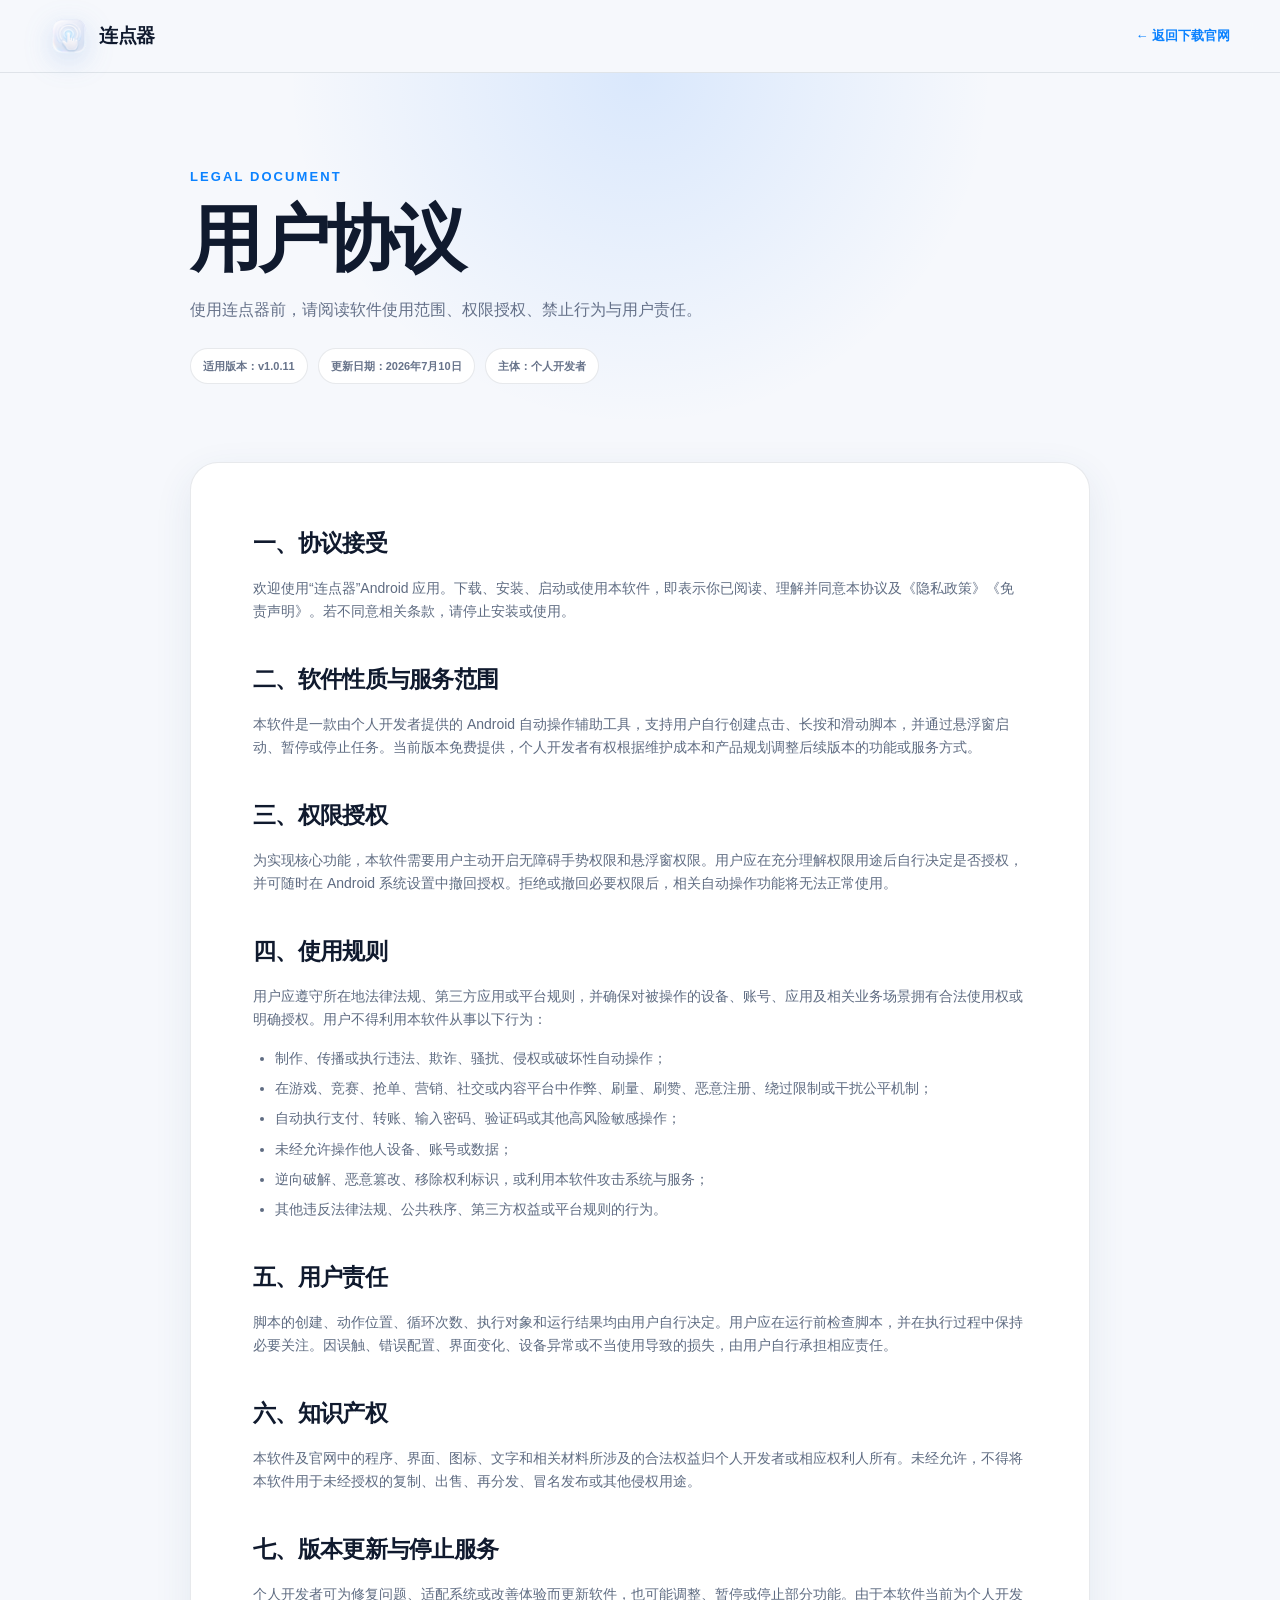
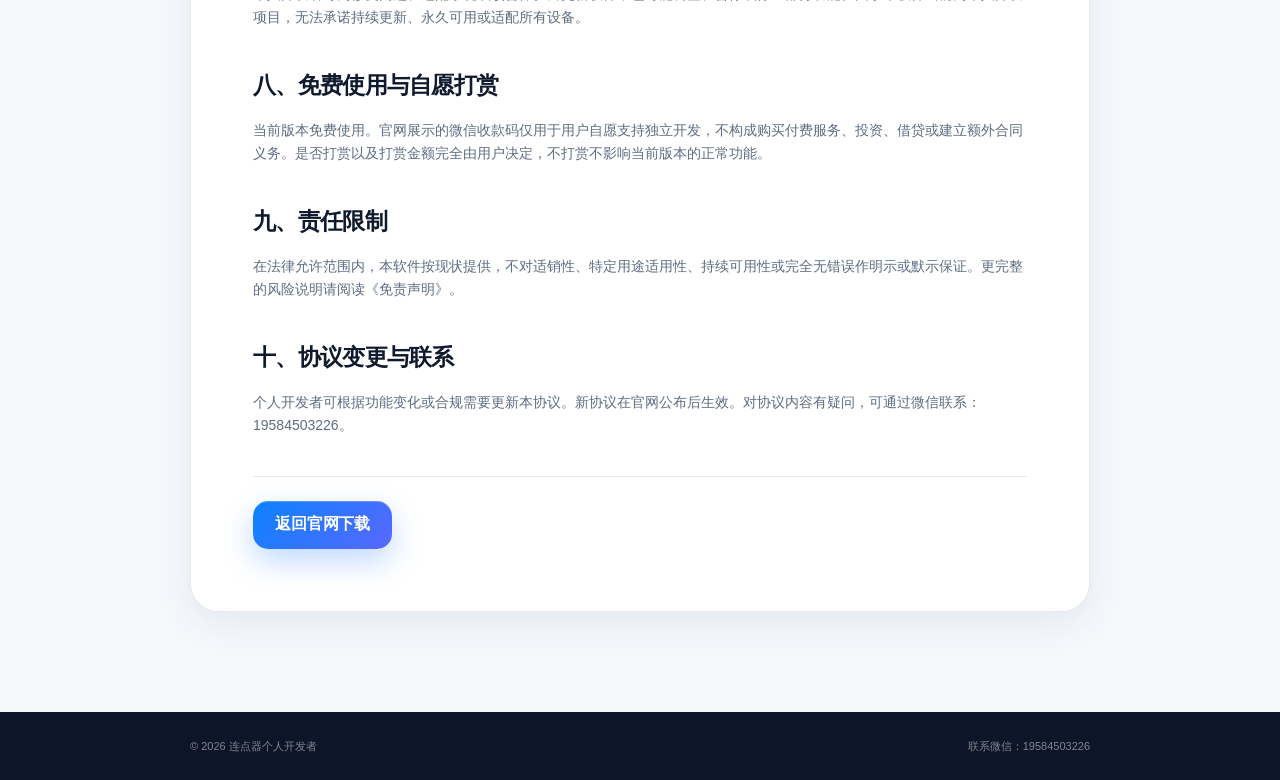
<file: 连点器官网-v1.0.11/terms.html>
<!doctype html>
<html lang="zh-CN">
<head>
  <meta charset="utf-8">
  <meta name="viewport" content="width=device-width, initial-scale=1, viewport-fit=cover">
  <meta name="theme-color" content="#f6f8fc">
  <meta name="description" content="使用连点器前，请阅读软件使用范围、权限授权、禁止行为与用户责任。">
  <title>用户协议｜连点器</title>
  <link rel="icon" type="image/png" href="assets/images/favicon.png">
  <link rel="stylesheet" href="assets/css/style.css">
</head>
<body class="legal-body">
  <header class="legal-header">
    <div class="nav-shell container">
      <a class="brand" href="index.html"><img src="assets/images/app-icon-192.png" alt="连点器图标"><span>连点器</span></a>
      <a class="legal-back" href="index.html">← 返回下载官网</a>
    </div>
  </header>
  <main>
    <section class="legal-hero">
      <div class="container"><span class="section-kicker">LEGAL DOCUMENT</span><h1>用户协议</h1><p>使用连点器前，请阅读软件使用范围、权限授权、禁止行为与用户责任。</p><div class="legal-meta"><span>适用版本：v1.0.11</span><span>更新日期：2026年7月10日</span><span>主体：个人开发者</span></div></div>
    </section>
    <section class="legal-main"><div class="container"><article class="legal-card">
<h2>一、协议接受</h2>
<p>欢迎使用“连点器”Android 应用。下载、安装、启动或使用本软件，即表示你已阅读、理解并同意本协议及《隐私政策》《免责声明》。若不同意相关条款，请停止安装或使用。</p>

<h2>二、软件性质与服务范围</h2>
<p>本软件是一款由个人开发者提供的 Android 自动操作辅助工具，支持用户自行创建点击、长按和滑动脚本，并通过悬浮窗启动、暂停或停止任务。当前版本免费提供，个人开发者有权根据维护成本和产品规划调整后续版本的功能或服务方式。</p>

<h2>三、权限授权</h2>
<p>为实现核心功能，本软件需要用户主动开启无障碍手势权限和悬浮窗权限。用户应在充分理解权限用途后自行决定是否授权，并可随时在 Android 系统设置中撤回授权。拒绝或撤回必要权限后，相关自动操作功能将无法正常使用。</p>

<h2>四、使用规则</h2>
<p>用户应遵守所在地法律法规、第三方应用或平台规则，并确保对被操作的设备、账号、应用及相关业务场景拥有合法使用权或明确授权。用户不得利用本软件从事以下行为：</p>
<ul>
<li>制作、传播或执行违法、欺诈、骚扰、侵权或破坏性自动操作；</li>
<li>在游戏、竞赛、抢单、营销、社交或内容平台中作弊、刷量、刷赞、恶意注册、绕过限制或干扰公平机制；</li>
<li>自动执行支付、转账、输入密码、验证码或其他高风险敏感操作；</li>
<li>未经允许操作他人设备、账号或数据；</li>
<li>逆向破解、恶意篡改、移除权利标识，或利用本软件攻击系统与服务；</li>
<li>其他违反法律法规、公共秩序、第三方权益或平台规则的行为。</li>
</ul>

<h2>五、用户责任</h2>
<p>脚本的创建、动作位置、循环次数、执行对象和运行结果均由用户自行决定。用户应在运行前检查脚本，并在执行过程中保持必要关注。因误触、错误配置、界面变化、设备异常或不当使用导致的损失，由用户自行承担相应责任。</p>

<h2>六、知识产权</h2>
<p>本软件及官网中的程序、界面、图标、文字和相关材料所涉及的合法权益归个人开发者或相应权利人所有。未经允许，不得将本软件用于未经授权的复制、出售、再分发、冒名发布或其他侵权用途。</p>

<h2>七、版本更新与停止服务</h2>
<p>个人开发者可为修复问题、适配系统或改善体验而更新软件，也可能调整、暂停或停止部分功能。由于本软件当前为个人开发项目，无法承诺持续更新、永久可用或适配所有设备。</p>

<h2>八、免费使用与自愿打赏</h2>
<p>当前版本免费使用。官网展示的微信收款码仅用于用户自愿支持独立开发，不构成购买付费服务、投资、借贷或建立额外合同义务。是否打赏以及打赏金额完全由用户决定，不打赏不影响当前版本的正常功能。</p>

<h2>九、责任限制</h2>
<p>在法律允许范围内，本软件按现状提供，不对适销性、特定用途适用性、持续可用性或完全无错误作明示或默示保证。更完整的风险说明请阅读《免责声明》。</p>

<h2>十、协议变更与联系</h2>
<p>个人开发者可根据功能变化或合规需要更新本协议。新协议在官网公布后生效。对协议内容有疑问，可通过微信联系：19584503226。</p>
<div class="legal-contact"><a class="button button-primary" href="index.html">返回官网下载</a></div>
</article></div></section>
  </main>
  <footer class="legal-footer"><div class="container"><span>© <span data-current-year></span> 连点器个人开发者</span><span>联系微信：19584503226</span></div></footer>
  <div class="toast" role="status" aria-live="polite"></div>
  <script src="assets/js/main.js"></script>
</body>
</html>
</file>
<file: 连点器官网-v1.0.11/assets/css/style.css>
:root {
  --bg: #f7f9fd;
  --surface: rgba(255,255,255,.86);
  --surface-solid: #ffffff;
  --soft: #f1f5fb;
  --text: #101a2e;
  --muted: #657189;
  --line: rgba(23,39,67,.1);
  --primary: #0b82ff;
  --primary-2: #5967ff;
  --primary-dark: #0868d2;
  --green: #0aa37f;
  --shadow: 0 24px 80px rgba(46,81,132,.14);
  --shadow-soft: 0 12px 38px rgba(43,74,117,.09);
  --radius-xl: 34px;
  --radius-lg: 24px;
  --radius-md: 18px;
  --container: 1180px;
}

* { box-sizing: border-box; }
html { scroll-behavior: smooth; }
body {
  margin: 0;
  color: var(--text);
  background: var(--bg);
  font-family: Inter, ui-sans-serif, -apple-system, BlinkMacSystemFont, "Segoe UI", "PingFang SC", "Hiragino Sans GB", "Microsoft YaHei", sans-serif;
  line-height: 1.65;
  overflow-x: hidden;
}
body.modal-open { overflow: hidden; }
button, input, textarea, select { font: inherit; }
a { color: inherit; text-decoration: none; }
img { display: block; max-width: 100%; }
button { color: inherit; }
svg { fill: none; stroke: currentColor; stroke-width: 1.7; stroke-linecap: round; stroke-linejoin: round; }
.container { width: min(calc(100% - 40px), var(--container)); margin-inline: auto; }
.section { padding: 112px 0; position: relative; }
.section-pad { padding: 150px 0 96px; }
.section-soft { background: linear-gradient(180deg, rgba(239,245,253,.85), rgba(247,249,253,.15)); }
.section-kicker { display: inline-block; color: var(--primary); font-size: 13px; font-weight: 800; letter-spacing: .16em; text-transform: uppercase; margin-bottom: 14px; }
.section-heading { max-width: 580px; }
.section-heading.centered { margin-inline: auto; text-align: center; }
.section-heading h2 { margin: 0; font-size: clamp(34px, 4.2vw, 56px); letter-spacing: -.045em; line-height: 1.12; }
.section-heading p { margin: 20px 0 0; color: var(--muted); font-size: 17px; }
.section-heading.light h2, .section-heading.light p { color: white; }
.section-heading.light p { opacity: .78; }
.page-noise { pointer-events: none; position: fixed; inset: 0; opacity: .022; z-index: 99; background-image: url("data:image/svg+xml,%3Csvg viewBox='0 0 180 180' xmlns='http://www.w3.org/2000/svg'%3E%3Cfilter id='n'%3E%3CfeTurbulence type='fractalNoise' baseFrequency='.95' numOctaves='4' stitchTiles='stitch'/%3E%3C/filter%3E%3Crect width='100%25' height='100%25' filter='url(%23n)' opacity='.5'/%3E%3C/svg%3E"); }

.site-header { position: fixed; top: 0; left: 0; width: 100%; z-index: 90; transition: .28s ease; }
.site-header.scrolled { background: rgba(247,249,253,.82); backdrop-filter: blur(18px); border-bottom: 1px solid rgba(22,41,71,.08); box-shadow: 0 8px 30px rgba(34,62,105,.06); }
.nav-shell { height: 82px; display: flex; align-items: center; justify-content: space-between; gap: 24px; }
.brand { display: inline-flex; align-items: center; gap: 11px; font-weight: 850; font-size: 19px; letter-spacing: -.02em; }
.brand img { width: 38px; height: 38px; object-fit: contain; filter: drop-shadow(0 8px 14px rgba(66,126,209,.2)); }
.desktop-nav { display: flex; align-items: center; gap: 30px; color: #4c5a72; font-size: 14px; font-weight: 650; }
.desktop-nav a { position: relative; transition: .2s ease; }
.desktop-nav a::after { content: ""; position: absolute; left: 0; right: 0; bottom: -8px; height: 2px; border-radius: 99px; background: var(--primary); transform: scaleX(0); transition: .2s ease; }
.desktop-nav a:hover { color: var(--primary); }
.desktop-nav a:hover::after { transform: scaleX(1); }
.nav-actions { display: flex; align-items: center; gap: 12px; }
.text-button, .footer-copy, .mobile-nav button { border: 0; background: transparent; cursor: pointer; }
.text-button { font-size: 14px; font-weight: 700; color: #526078; padding: 10px 4px; }
.text-button:hover { color: var(--primary); }
.button { border: 0; cursor: pointer; display: inline-flex; align-items: center; justify-content: center; gap: 10px; min-height: 48px; padding: 0 22px; border-radius: 15px; font-weight: 780; letter-spacing: -.01em; transition: transform .22s ease, box-shadow .22s ease, background .22s ease, border-color .22s ease; }
.button:hover { transform: translateY(-2px); }
.button:active { transform: translateY(0); }
.button-primary { background: linear-gradient(135deg, var(--primary), var(--primary-2)); color: #fff; box-shadow: 0 12px 30px rgba(33,119,255,.28), inset 0 1px rgba(255,255,255,.24); }
.button-primary:hover { box-shadow: 0 16px 38px rgba(33,119,255,.36); }
.button-ghost { background: rgba(255,255,255,.66); color: #24314a; border: 1px solid rgba(41,63,98,.12); box-shadow: 0 9px 24px rgba(47,78,122,.06); }
.button-ghost:hover { border-color: rgba(11,130,255,.26); background: #fff; }
.button-white { color: #0c68d3; background: white; box-shadow: 0 16px 42px rgba(0,39,105,.22); }
.button-small { min-height: 42px; border-radius: 13px; padding-inline: 18px; font-size: 14px; }
.button-large { min-height: 64px; border-radius: 18px; padding: 10px 24px; }
.button-large > span:not(.button-icon) { display: flex; flex-direction: column; align-items: flex-start; line-height: 1.18; }
.button-large small { margin-top: 4px; font-size: 11px; opacity: .75; font-weight: 600; }
.button-icon { width: 34px; height: 34px; display: grid; place-items: center; border-radius: 10px; background: rgba(255,255,255,.16); font-size: 22px; }
.menu-toggle { display: none; width: 44px; height: 44px; border: 0; background: rgba(255,255,255,.75); border-radius: 13px; align-items: center; justify-content: center; flex-direction: column; gap: 5px; cursor: pointer; box-shadow: 0 7px 20px rgba(35,65,110,.08); }
.menu-toggle span { width: 20px; height: 2px; border-radius: 2px; background: #1a2740; transition: .2s ease; }
.menu-toggle.active span:nth-child(1) { transform: translateY(7px) rotate(45deg); }
.menu-toggle.active span:nth-child(2) { opacity: 0; }
.menu-toggle.active span:nth-child(3) { transform: translateY(-7px) rotate(-45deg); }
.mobile-nav { display: none; }

.hero { position: relative; min-height: 870px; overflow: hidden; display: flex; align-items: center; }
.hero-grid-bg { position: absolute; inset: 0; background-image: linear-gradient(rgba(50,88,145,.055) 1px, transparent 1px), linear-gradient(90deg, rgba(50,88,145,.055) 1px, transparent 1px); background-size: 56px 56px; mask-image: linear-gradient(to bottom, black 15%, transparent 92%); }
.hero::before { content: ""; position: absolute; inset: 0; background: radial-gradient(circle at 15% 18%, rgba(69,151,255,.18), transparent 32%), radial-gradient(circle at 83% 42%, rgba(104,93,255,.16), transparent 30%), linear-gradient(180deg,#f9fbff 0%,rgba(247,249,253,.84) 72%,var(--bg) 100%); }
.hero-layout { position: relative; display: grid; grid-template-columns: 1.08fr .92fr; align-items: center; gap: 80px; }
.eyebrow { display: inline-flex; align-items: center; gap: 9px; padding: 8px 13px; border-radius: 999px; color: #27639f; background: rgba(255,255,255,.72); border: 1px solid rgba(35,107,177,.11); box-shadow: 0 10px 28px rgba(48,91,147,.08); font-size: 13px; font-weight: 750; }
.status-dot { width: 8px; height: 8px; border-radius: 50%; background: #19b68e; box-shadow: 0 0 0 5px rgba(25,182,142,.12); animation: pulseDot 2.2s ease infinite; }
.hero h1 { font-size: clamp(52px, 6.2vw, 84px); line-height: 1.03; letter-spacing: -.065em; margin: 28px 0 22px; }
.gradient-text { color: transparent; background: linear-gradient(120deg,#0789ff 0%,#4971ff 52%,#7657ff 100%); -webkit-background-clip: text; background-clip: text; }
.hero-lead { max-width: 660px; margin: 0; color: #59657c; font-size: clamp(17px, 1.55vw, 20px); }
.hero-actions { margin-top: 34px; display: flex; flex-wrap: wrap; gap: 13px; }
.trust-row { display: flex; flex-wrap: wrap; gap: 12px 22px; margin-top: 28px; color: #56647b; font-size: 13px; font-weight: 650; }
.trust-row span { display: inline-flex; align-items: center; gap: 7px; }
.trust-row i { width: 20px; height: 20px; border-radius: 50%; display: grid; place-items: center; background: rgba(10,163,127,.1); color: var(--green); font-style: normal; font-weight: 900; }
.download-note { color: #8a94a7; font-size: 12px; margin: 18px 0 0; }
.download-note a { color: var(--primary); margin-left: 5px; font-weight: 700; }
.hero-visual { height: 650px; position: relative; display: grid; place-items: center; perspective: 1200px; }
.phone { position: relative; background: #111827; padding: 8px; border-radius: 42px; box-shadow: 0 38px 90px rgba(32,62,107,.22), 0 10px 30px rgba(32,62,107,.12); border: 1px solid rgba(255,255,255,.7); overflow: visible; transform-style: preserve-3d; }
.phone::after { content: ""; position: absolute; inset: 4px; border-radius: 38px; pointer-events: none; box-shadow: inset 0 0 0 1px rgba(255,255,255,.18); }
.phone-screen { border-radius: 34px; overflow: hidden; height: 100%; background: #f7f8fb; }
.phone-screen img { width: 100%; height: 100%; object-fit: cover; }
.phone-speaker { position: absolute; z-index: 3; top: 15px; left: 50%; transform: translateX(-50%); width: 86px; height: 20px; border-radius: 12px; background: #111827; }
.phone-hero { width: 302px; height: 627px; transform: rotate(4deg); animation: floatPhone 5.5s ease-in-out infinite; }
.phone-hero .phone-screen img { object-position: top center; }
.app-icon-float { position: absolute; right: 5%; bottom: 10%; width: 116px; height: 116px; border-radius: 30px; background: rgba(255,255,255,.78); backdrop-filter: blur(18px); border: 1px solid rgba(255,255,255,.85); box-shadow: 0 20px 55px rgba(41,85,143,.2); padding: 8px; animation: floatBadge 4.5s ease-in-out infinite; }
.app-orbit-card { position: absolute; z-index: 3; padding: 10px 15px; border-radius: 14px; background: rgba(255,255,255,.78); border: 1px solid rgba(255,255,255,.86); backdrop-filter: blur(17px); box-shadow: 0 15px 40px rgba(34,72,125,.14); color: #41516d; font-size: 12px; font-weight: 800; }
.orbit-one { left: 0; top: 24%; animation: floatBadge 4.8s ease-in-out infinite; }
.orbit-two { right: -2%; top: 35%; animation: floatBadge 5.4s ease-in-out infinite reverse; }
.orbit-three { left: 2%; bottom: 16%; animation: floatBadge 5.8s ease-in-out infinite; }
.pulse-ring { position: absolute; border: 1px solid rgba(45,128,255,.16); border-radius: 50%; animation: ringPulse 4.2s ease-out infinite; }
.ring-one { width: 500px; height: 500px; }
.ring-two { width: 620px; height: 620px; animation-delay: 1.6s; }
.orb { position: absolute; border-radius: 50%; filter: blur(2px); opacity: .72; animation: orbMove 10s ease-in-out infinite; }
.orb-a { width: 170px; height: 170px; top: 12%; left: -60px; background: radial-gradient(circle at 30% 30%,rgba(119,190,255,.65),rgba(102,117,255,.12)); }
.orb-b { width: 130px; height: 130px; bottom: 14%; right: 2%; background: radial-gradient(circle at 30% 30%,rgba(155,118,255,.42),rgba(70,144,255,.08)); animation-delay: -4s; }

.quick-facts { position: relative; z-index: 2; margin-top: -28px; }
.fact-grid { display: grid; grid-template-columns: repeat(4,1fr); background: rgba(255,255,255,.82); backdrop-filter: blur(20px); border: 1px solid rgba(255,255,255,.9); border-radius: 26px; box-shadow: var(--shadow-soft); overflow: hidden; }
.fact { padding: 26px 30px; display: flex; flex-direction: column; gap: 2px; position: relative; }
.fact:not(:last-child)::after { content: ""; width: 1px; background: var(--line); position: absolute; right: 0; top: 25%; bottom: 25%; }
.fact strong { font-size: 24px; letter-spacing: -.04em; }
.fact span { font-size: 13px; color: var(--muted); }

.feature-grid { display: grid; grid-template-columns: repeat(3,1fr); gap: 18px; margin-top: 56px; }
.feature-card { padding: 30px; min-height: 248px; border-radius: var(--radius-lg); background: rgba(255,255,255,.78); border: 1px solid rgba(34,67,111,.08); box-shadow: 0 14px 40px rgba(36,68,113,.06); transition: .28s ease; }
.feature-card:hover { transform: translateY(-7px); box-shadow: 0 24px 60px rgba(36,68,113,.11); border-color: rgba(38,122,240,.16); }
.feature-icon { width: 54px; height: 54px; border-radius: 17px; display: grid; place-items: center; background: linear-gradient(145deg,#eaf5ff,#e8ecff); color: var(--primary); box-shadow: inset 0 1px white; }
.feature-icon svg { width: 27px; height: 27px; }
.feature-card h3 { margin: 23px 0 10px; font-size: 20px; letter-spacing: -.025em; }
.feature-card p { margin: 0; color: var(--muted); font-size: 14px; }
.privacy-card { background: linear-gradient(145deg,rgba(237,252,247,.88),rgba(242,249,255,.88)); }
.privacy-card .feature-icon { color: var(--green); background: linear-gradient(145deg,#e1faf2,#e6f5ff); }

.screenshot-layout { display: grid; grid-template-columns: .8fr 1.2fr; align-items: center; gap: 80px; min-height: 720px; }
.mini-points { display: flex; flex-direction: column; gap: 14px; margin-top: 32px; }
.mini-points span { display: flex; align-items: center; gap: 14px; font-weight: 720; color: #43516a; }
.mini-points i { font-style: normal; width: 35px; height: 35px; border-radius: 12px; display: grid; place-items: center; color: var(--primary); background: #eaf4ff; font-size: 11px; }
.phones-stage { height: 690px; position: relative; perspective: 1200px; }
.stage-glow { position: absolute; width: 590px; height: 450px; left: 50%; top: 50%; transform: translate(-48%,-42%); border-radius: 50%; background: radial-gradient(circle,rgba(80,147,255,.2),rgba(105,89,255,.08) 45%,transparent 72%); filter: blur(20px); }
.phone-shot { width: 285px; height: 626px; position: absolute; }
.phone-shot figcaption { position: absolute; left: 50%; bottom: -45px; transform: translateX(-50%); white-space: nowrap; font-size: 12px; font-weight: 800; color: #647189; background: rgba(255,255,255,.85); padding: 7px 13px; border-radius: 999px; box-shadow: 0 8px 22px rgba(43,75,118,.08); }
.shot-back { right: 6%; top: 8%; transform: rotate(8deg) scale(.92); opacity: .88; }
.shot-front { left: 9%; top: 1%; transform: rotate(-5deg); z-index: 2; }
.phone-shot img { object-position: top center; }

.section-blue { overflow: hidden; background: linear-gradient(135deg,#067df5 0%,#3055ef 55%,#6551e7 100%); }
.section-blue::before { content: ""; position: absolute; inset: 0; background-image: radial-gradient(circle at 16% 20%,rgba(255,255,255,.18),transparent 24%), radial-gradient(circle at 90% 85%,rgba(255,255,255,.13),transparent 28%), linear-gradient(rgba(255,255,255,.055) 1px,transparent 1px), linear-gradient(90deg,rgba(255,255,255,.055) 1px,transparent 1px); background-size: auto,auto,54px 54px,54px 54px; }
.section-blue .container { position: relative; }
.section-blue .section-kicker { color: #bfe6ff; }
.steps-grid { display: grid; grid-template-columns: repeat(4,1fr); gap: 15px; margin-top: 52px; }
.step-card { min-height: 260px; padding: 27px; border-radius: 22px; color: white; background: rgba(255,255,255,.11); border: 1px solid rgba(255,255,255,.18); backdrop-filter: blur(13px); transition: .25s ease; }
.step-card:hover { transform: translateY(-6px); background: rgba(255,255,255,.15); }
.step-number { display: inline-grid; place-items: center; width: 48px; height: 48px; border-radius: 15px; background: rgba(255,255,255,.17); font-weight: 850; font-size: 13px; }
.step-card h3 { margin: 40px 0 10px; font-size: 20px; }
.step-card p { margin: 0; opacity: .77; font-size: 14px; }
.install-alert { margin-top: 24px; display: flex; gap: 18px; padding: 23px 26px; border-radius: 20px; color: white; background: rgba(2,27,96,.24); border: 1px solid rgba(255,255,255,.14); }
.alert-icon { flex: 0 0 auto; width: 38px; height: 38px; border-radius: 13px; display: grid; place-items: center; background: #fff; color: #2858e9; font-weight: 900; }
.install-alert strong { display: block; margin-bottom: 5px; }
.install-alert p { margin: 0; opacity: .77; font-size: 13px; }

.privacy-layout { display: grid; grid-template-columns: .92fr 1.08fr; gap: 88px; align-items: center; }
.privacy-visual { min-height: 550px; display: grid; place-items: center; position: relative; }
.privacy-visual::before, .privacy-visual::after { content: ""; position: absolute; border-radius: 50%; border: 1px solid rgba(20,133,255,.11); }
.privacy-visual::before { width: 470px; height: 470px; }
.privacy-visual::after { width: 570px; height: 570px; }
.shield-card { position: relative; z-index: 2; width: min(430px,100%); padding: 42px; border-radius: 34px; text-align: center; background: rgba(255,255,255,.83); border: 1px solid rgba(255,255,255,.92); box-shadow: var(--shadow); backdrop-filter: blur(18px); }
.shield { width: 108px; height: 108px; border-radius: 34px; display: grid; place-items: center; margin: 0 auto 24px; color: var(--green); background: linear-gradient(145deg,#e0fbf2,#e9f3ff); box-shadow: inset 0 1px #fff,0 16px 38px rgba(19,151,117,.14); }
.shield svg { width: 58px; height: 64px; stroke-width: 2.6; }
.shield-card h3 { font-size: 24px; margin: 0 0 26px; letter-spacing: -.03em; }
.privacy-checks { display: grid; grid-template-columns: 1fr 1fr; gap: 11px; text-align: left; }
.privacy-checks span { padding: 12px 13px; background: #f3f8fb; border-radius: 13px; color: #4d5c72; font-size: 12px; font-weight: 700; }
.privacy-checks span::before { content: "✓"; color: var(--green); margin-right: 7px; font-weight: 900; }
.permission-list { display: flex; flex-direction: column; gap: 13px; margin-top: 33px; }
.permission-list article { display: grid; grid-template-columns: 72px 1fr; gap: 18px; align-items: start; padding: 21px; border-radius: 20px; background: rgba(255,255,255,.78); border: 1px solid rgba(31,58,98,.08); }
.permission-list h3 { margin: 0 0 4px; font-size: 17px; }
.permission-list p { margin: 0; font-size: 13px; }
.permission-tag { margin-top: 2px; display: inline-grid; place-items: center; height: 27px; border-radius: 9px; font-size: 11px; font-weight: 850; }
.permission-tag.required { background: #e6f2ff; color: var(--primary); }
.permission-tag.none { background: #e5f8f1; color: var(--green); }
.inline-link { display: inline-flex; align-items: center; gap: 8px; color: var(--primary); font-size: 14px; font-weight: 800; margin-top: 24px; }
.inline-link span { transition: transform .2s ease; }
.inline-link:hover span { transform: translateX(4px); }

.release-card { padding: 42px; border-radius: var(--radius-xl); background: white; border: 1px solid rgba(31,58,98,.08); box-shadow: var(--shadow-soft); }
.release-main { display: flex; align-items: center; gap: 27px; }
.release-main h2 { margin: 0; font-size: clamp(30px,4vw,48px); letter-spacing: -.05em; }
.release-main p { max-width: 720px; margin: 9px 0 0; color: var(--muted); }
.release-icon { width: 96px; height: 96px; flex: 0 0 auto; padding: 5px; border-radius: 27px; background: linear-gradient(145deg,#eff7ff,#edf0ff); box-shadow: 0 18px 40px rgba(34,89,157,.13); }
.release-meta { display: grid; grid-template-columns: repeat(3,1fr); gap: 14px; margin-top: 32px; }
.release-meta div { padding: 19px 21px; border-radius: 17px; background: #f5f8fc; display: flex; align-items: center; justify-content: space-between; gap: 20px; }
.release-meta span { color: var(--muted); font-size: 13px; }
.release-meta strong { font-size: 14px; }
.hash-box { margin-top: 14px; padding: 17px 18px; display: flex; align-items: center; justify-content: space-between; gap: 15px; border-radius: 17px; background: #101a2e; color: #fff; }
.hash-box > div { min-width: 0; }
.hash-box span { display: block; font-size: 11px; opacity: .62; margin-bottom: 4px; }
.hash-box code { display: block; max-width: 900px; overflow: hidden; text-overflow: ellipsis; white-space: nowrap; font-size: 12px; color: #b8d7ff; }
.copy-button { border: 1px solid rgba(255,255,255,.14); background: rgba(255,255,255,.1); color: #fff; height: 38px; min-width: 66px; border-radius: 11px; cursor: pointer; font-size: 12px; font-weight: 800; }

.faq-layout { display: grid; grid-template-columns: .75fr 1.25fr; gap: 80px; align-items: start; }
.faq-list { display: flex; flex-direction: column; gap: 11px; }
.faq-item { border-radius: 19px; overflow: hidden; background: rgba(255,255,255,.78); border: 1px solid rgba(31,58,98,.08); box-shadow: 0 8px 30px rgba(35,68,112,.04); }
.faq-item > button { width: 100%; border: 0; background: transparent; padding: 20px 22px; display: flex; justify-content: space-between; align-items: center; gap: 25px; cursor: pointer; text-align: left; font-weight: 780; }
.faq-item button i { width: 24px; height: 24px; border-radius: 8px; position: relative; background: #edf4fd; flex: 0 0 auto; }
.faq-item button i::before, .faq-item button i::after { content: ""; position: absolute; width: 10px; height: 2px; background: var(--primary); left: 7px; top: 11px; border-radius: 2px; transition: .2s ease; }
.faq-item button i::after { transform: rotate(90deg); }
.faq-item.open button i::after { transform: rotate(0); }
.faq-answer { display: grid; grid-template-rows: 0fr; transition: grid-template-rows .28s ease; }
.faq-answer > p { min-height: 0; overflow: hidden; margin: 0; padding: 0 22px; color: var(--muted); font-size: 14px; }
.faq-item.open .faq-answer { grid-template-rows: 1fr; }
.faq-item.open .faq-answer > p { padding-bottom: 21px; }

.support-section { padding-top: 30px; }
.support-card { display: grid; grid-template-columns: 1fr 300px; gap: 55px; align-items: center; border-radius: 34px; padding: 50px 58px; background: linear-gradient(145deg,#f6fbff,#eef0ff); border: 1px solid rgba(47,103,184,.1); box-shadow: var(--shadow-soft); }
.support-copy h2 { margin: 0; max-width: 670px; font-size: clamp(31px,4.3vw,50px); line-height: 1.13; letter-spacing: -.045em; }
.support-copy p { color: var(--muted); max-width: 670px; }
.support-actions { display: flex; gap: 12px; margin-top: 26px; }
.support-copy small { display: block; color: #8b96a8; margin-top: 14px; }
.qr-preview { border: 0; border-radius: 24px; overflow: hidden; background: white; padding: 10px; cursor: pointer; box-shadow: 0 20px 54px rgba(36,81,144,.15); transition: .25s ease; }
.qr-preview:hover { transform: rotate(1.5deg) translateY(-4px); }
.qr-preview img { border-radius: 17px; aspect-ratio: 1/1.09; object-fit: cover; object-position: top; }
.qr-preview span { display: block; padding: 10px 0 4px; color: var(--muted); font-size: 12px; font-weight: 700; }

.download-cta { position: relative; overflow: hidden; padding: 115px 0 105px; background: linear-gradient(135deg,#077cf2,#354fe6 55%,#6b4de1); color: white; }
.download-cta::before { content: ""; position: absolute; inset: 0; background-image: linear-gradient(rgba(255,255,255,.05) 1px,transparent 1px),linear-gradient(90deg,rgba(255,255,255,.05) 1px,transparent 1px); background-size: 58px 58px; mask-image: radial-gradient(circle at center,black,transparent 78%); }
.cta-content { position: relative; text-align: center; display: flex; flex-direction: column; align-items: center; }
.cta-content > img { width: 98px; height: 98px; margin-bottom: 16px; filter: drop-shadow(0 20px 28px rgba(1,36,102,.28)); }
.cta-content > span { color: #cce9ff; font-size: 13px; font-weight: 800; letter-spacing: .12em; }
.cta-content h2 { font-size: clamp(40px,6vw,70px); line-height: 1.05; letter-spacing: -.055em; margin: 16px 0 12px; }
.cta-content p { max-width: 610px; margin: 0 0 31px; opacity: .76; }
.cta-links { display: flex; gap: 25px; margin-top: 28px; font-size: 12px; opacity: .72; }
.cta-links a:hover { opacity: 1; }
.cta-orb { position: absolute; border-radius: 50%; background: rgba(255,255,255,.11); filter: blur(1px); }
.cta-orb-one { width: 350px; height: 350px; left: -130px; top: -120px; }
.cta-orb-two { width: 480px; height: 480px; right: -180px; bottom: -260px; }

.site-footer { background: #0d1628; color: white; padding: 65px 0 24px; }
.footer-grid { display: grid; grid-template-columns: 1.5fr repeat(3,.7fr); gap: 60px; }
.footer-brand p { color: rgba(255,255,255,.48); max-width: 320px; font-size: 13px; }
.footer-grid > div:not(.footer-brand) { display: flex; flex-direction: column; gap: 12px; }
.footer-grid strong { font-size: 13px; margin-bottom: 7px; }
.footer-grid a, .footer-copy { color: rgba(255,255,255,.52); font-size: 12px; padding: 0; text-align: left; }
.footer-grid a:hover, .footer-copy:hover { color: white; }
.footer-bottom { border-top: 1px solid rgba(255,255,255,.08); padding-top: 22px; margin-top: 45px; display: flex; justify-content: space-between; gap: 20px; color: rgba(255,255,255,.36); font-size: 11px; }

.modal { position: fixed; inset: 0; z-index: 120; display: grid; place-items: center; opacity: 0; visibility: hidden; transition: .25s ease; padding: 20px; }
.modal.show { opacity: 1; visibility: visible; }
.modal-backdrop { position: absolute; inset: 0; background: rgba(6,12,26,.62); backdrop-filter: blur(8px); }
.modal-panel { position: relative; z-index: 1; width: min(500px,100%); max-height: min(90vh,790px); overflow: auto; padding: 34px; border-radius: 29px; text-align: center; background: #fff; box-shadow: 0 35px 100px rgba(0,20,65,.28); transform: translateY(18px) scale(.97); transition: .25s ease; }
.modal.show .modal-panel { transform: translateY(0) scale(1); }
.modal-panel h2 { margin: 0 0 8px; font-size: 34px; letter-spacing: -.04em; }
.modal-panel p { margin: 0 auto 20px; color: var(--muted); font-size: 13px; max-width: 380px; }
.modal-close { position: absolute; top: 14px; right: 14px; width: 38px; height: 38px; border: 0; border-radius: 12px; background: #f0f4f9; cursor: pointer; font-size: 24px; line-height: 1; }
.modal-qr { width: min(350px,100%); margin: 0 auto 18px; border-radius: 20px; box-shadow: 0 14px 40px rgba(32,74,127,.13); }
.toast { position: fixed; left: 50%; bottom: 28px; z-index: 150; transform: translate(-50%,18px); background: #101a2e; color: white; padding: 11px 17px; border-radius: 12px; font-size: 13px; opacity: 0; visibility: hidden; transition: .22s ease; box-shadow: 0 14px 35px rgba(6,17,37,.25); }
.toast.show { transform: translate(-50%,0); opacity: 1; visibility: visible; }

.reveal { opacity: 0; transform: translateY(26px); transition: opacity .75s cubic-bezier(.2,.72,.2,1),transform .75s cubic-bezier(.2,.72,.2,1); }
.reveal.visible { opacity: 1; transform: translateY(0); }
.reveal-delay-1 { transition-delay: .1s; }
.reveal-delay-2 { transition-delay: .2s; }
.reveal-delay-3 { transition-delay: .3s; }

/* Legal pages */
.legal-body { background: #f6f8fc; }
.legal-header { position: sticky; top: 0; z-index: 20; background: rgba(246,248,252,.85); backdrop-filter: blur(17px); border-bottom: 1px solid var(--line); }
.legal-header .nav-shell { height: 72px; }
.legal-back { color: var(--primary); font-size: 13px; font-weight: 800; }
.legal-hero { padding: 90px 0 48px; background: radial-gradient(circle at 50% 0,rgba(43,132,255,.14),transparent 48%); }
.legal-hero .container { max-width: 900px; }
.legal-hero h1 { margin: 0; font-size: clamp(42px,7vw,72px); letter-spacing: -.055em; line-height: 1.08; }
.legal-hero p { color: var(--muted); margin: 18px 0 0; }
.legal-meta { margin-top: 24px; display: flex; gap: 10px; flex-wrap: wrap; }
.legal-meta span { padding: 8px 12px; border-radius: 999px; background: white; border: 1px solid var(--line); color: #67738a; font-size: 11px; font-weight: 700; }
.legal-main { padding: 30px 0 100px; }
.legal-main .container { max-width: 900px; }
.legal-card { background: white; border: 1px solid var(--line); border-radius: 28px; box-shadow: var(--shadow-soft); padding: clamp(26px,6vw,62px); }
.legal-card h2 { margin: 38px 0 13px; font-size: 23px; letter-spacing: -.03em; }
.legal-card h2:first-child { margin-top: 0; }
.legal-card h3 { margin: 26px 0 8px; font-size: 17px; }
.legal-card p, .legal-card li { color: #5f6c82; font-size: 14px; }
.legal-card ul, .legal-card ol { padding-left: 22px; }
.legal-card li { margin: 7px 0; }
.legal-callout { margin: 24px 0; padding: 18px 20px; border-radius: 16px; background: #eef6ff; color: #315f94; font-size: 13px; border: 1px solid rgba(11,130,255,.1); }
.legal-contact { margin-top: 38px; padding-top: 24px; border-top: 1px solid var(--line); }
.legal-footer { background: #0d1628; color: rgba(255,255,255,.48); padding: 25px 0; font-size: 11px; }
.legal-footer .container { max-width: 900px; display: flex; justify-content: space-between; gap: 20px; }

@keyframes pulseDot { 0%,100% { box-shadow: 0 0 0 4px rgba(25,182,142,.12); } 50% { box-shadow: 0 0 0 8px rgba(25,182,142,.04); } }
@keyframes floatPhone { 0%,100% { transform: rotate(4deg) translateY(0); } 50% { transform: rotate(2.8deg) translateY(-13px); } }
@keyframes floatBadge { 0%,100% { transform: translateY(0); } 50% { transform: translateY(-10px); } }
@keyframes ringPulse { 0% { transform: scale(.75); opacity: 0; } 35% { opacity: 1; } 100% { transform: scale(1.15); opacity: 0; } }
@keyframes orbMove { 0%,100% { transform: translate(0,0) rotate(0); } 50% { transform: translate(18px,-22px) rotate(30deg); } }

@media (max-width: 1050px) {
  .desktop-nav { display: none; }
  .hero-layout { gap: 25px; }
  .hero-visual { transform: scale(.88); transform-origin: center; }
  .feature-grid { grid-template-columns: repeat(2,1fr); }
  .screenshot-layout { gap: 35px; }
  .steps-grid { grid-template-columns: repeat(2,1fr); }
  .privacy-layout { gap: 35px; }
  .faq-layout { gap: 45px; }
}

@media (max-width: 820px) {
  .container { width: min(calc(100% - 28px),var(--container)); }
  .section { padding: 84px 0; }
  .section-pad { padding: 122px 0 70px; }
  .site-header .text-button, .site-header .button-small { display: none; }
  .menu-toggle { display: flex; }
  .mobile-nav { position: absolute; top: 72px; left: 14px; right: 14px; display: flex; flex-direction: column; gap: 4px; padding: 12px; border-radius: 20px; background: rgba(255,255,255,.95); backdrop-filter: blur(18px); box-shadow: 0 18px 55px rgba(30,62,108,.17); border: 1px solid rgba(34,66,109,.08); transform: translateY(-10px); opacity: 0; visibility: hidden; transition: .22s ease; }
  .mobile-nav.show { transform: translateY(0); opacity: 1; visibility: visible; }
  .mobile-nav a, .mobile-nav button { padding: 12px 13px; border-radius: 12px; text-align: left; font-size: 14px; font-weight: 750; }
  .mobile-nav a:hover, .mobile-nav button:hover { background: #f0f6ff; color: var(--primary); }
  .nav-shell { height: 72px; }
  .hero { min-height: auto; }
  .hero-layout { grid-template-columns: 1fr; text-align: center; }
  .hero-copy { display: flex; flex-direction: column; align-items: center; }
  .hero h1 { font-size: clamp(48px,12vw,70px); }
  .hero-lead { max-width: 610px; }
  .hero-visual { margin-top: 10px; height: 610px; transform: scale(.82); }
  .quick-facts { margin-top: -40px; }
  .fact-grid { grid-template-columns: repeat(2,1fr); }
  .fact:nth-child(2)::after { display: none; }
  .fact:nth-child(-n+2) { border-bottom: 1px solid var(--line); }
  .feature-grid { grid-template-columns: 1fr 1fr; }
  .screenshot-layout, .privacy-layout, .faq-layout { grid-template-columns: 1fr; }
  .screenshot-layout .section-heading { margin-inline: auto; text-align: center; }
  .mini-points { align-items: center; }
  .phones-stage { margin-top: 10px; }
  .privacy-layout .section-heading { max-width: none; }
  .privacy-visual { order: 2; min-height: 500px; }
  .release-meta { grid-template-columns: 1fr; }
  .support-card { grid-template-columns: 1fr; text-align: center; padding: 42px 30px; }
  .support-actions { justify-content: center; }
  .qr-preview { width: min(300px,100%); margin-inline: auto; }
  .footer-grid { grid-template-columns: 1.4fr 1fr 1fr; }
  .footer-grid > div:last-child { grid-column: 2/4; }
}

@media (max-width: 600px) {
  .section { padding: 70px 0; }
  .section-heading h2 { font-size: 38px; }
  .hero { padding-bottom: 35px; }
  .hero h1 { font-size: 49px; }
  .hero-lead { font-size: 16px; }
  .hero-actions { width: 100%; flex-direction: column; }
  .hero-actions .button { width: 100%; }
  .trust-row { justify-content: center; }
  .hero-visual { height: 535px; transform: scale(.72); margin: -30px 0 -35px; }
  .app-orbit-card { font-size: 13px; }
  .fact { padding: 20px 18px; }
  .fact strong { font-size: 20px; }
  .feature-grid { grid-template-columns: 1fr; }
  .feature-card { min-height: 0; }
  .phones-stage { height: 560px; transform: scale(.78); transform-origin: top center; margin-bottom: -100px; }
  .steps-grid { grid-template-columns: 1fr; }
  .step-card { min-height: 0; }
  .step-card h3 { margin-top: 28px; }
  .install-alert { flex-direction: column; }
  .privacy-visual { min-height: 420px; }
  .privacy-visual::before { width: 360px; height: 360px; }
  .privacy-visual::after { width: 430px; height: 430px; }
  .shield-card { padding: 30px 22px; }
  .privacy-checks { grid-template-columns: 1fr; }
  .permission-list article { grid-template-columns: 1fr; gap: 10px; }
  .permission-tag { width: 72px; }
  .release-card { padding: 27px 20px; }
  .release-main { align-items: flex-start; gap: 16px; }
  .release-icon { width: 70px; height: 70px; border-radius: 22px; }
  .hash-box { align-items: flex-end; }
  .hash-box code { max-width: 210px; }
  .support-actions { flex-direction: column; }
  .support-actions .button { width: 100%; }
  .download-cta { padding: 90px 0; }
  .cta-links { gap: 15px; flex-wrap: wrap; justify-content: center; }
  .footer-grid { grid-template-columns: 1fr 1fr; gap: 36px; }
  .footer-brand { grid-column: 1/3; }
  .footer-grid > div:last-child { grid-column: auto; }
  .footer-bottom { flex-direction: column; }
  .modal-panel { padding: 30px 18px 22px; }
  .modal-panel h2 { font-size: 29px; }
  .legal-hero { padding-top: 60px; }
  .legal-card { border-radius: 22px; }
  .legal-footer .container { flex-direction: column; }
}

@media (prefers-reduced-motion: reduce) {
  html { scroll-behavior: auto; }
  *, *::before, *::after { animation-duration: .01ms !important; animation-iteration-count: 1 !important; transition-duration: .01ms !important; }
  .reveal { opacity: 1; transform: none; }
}
</file>
